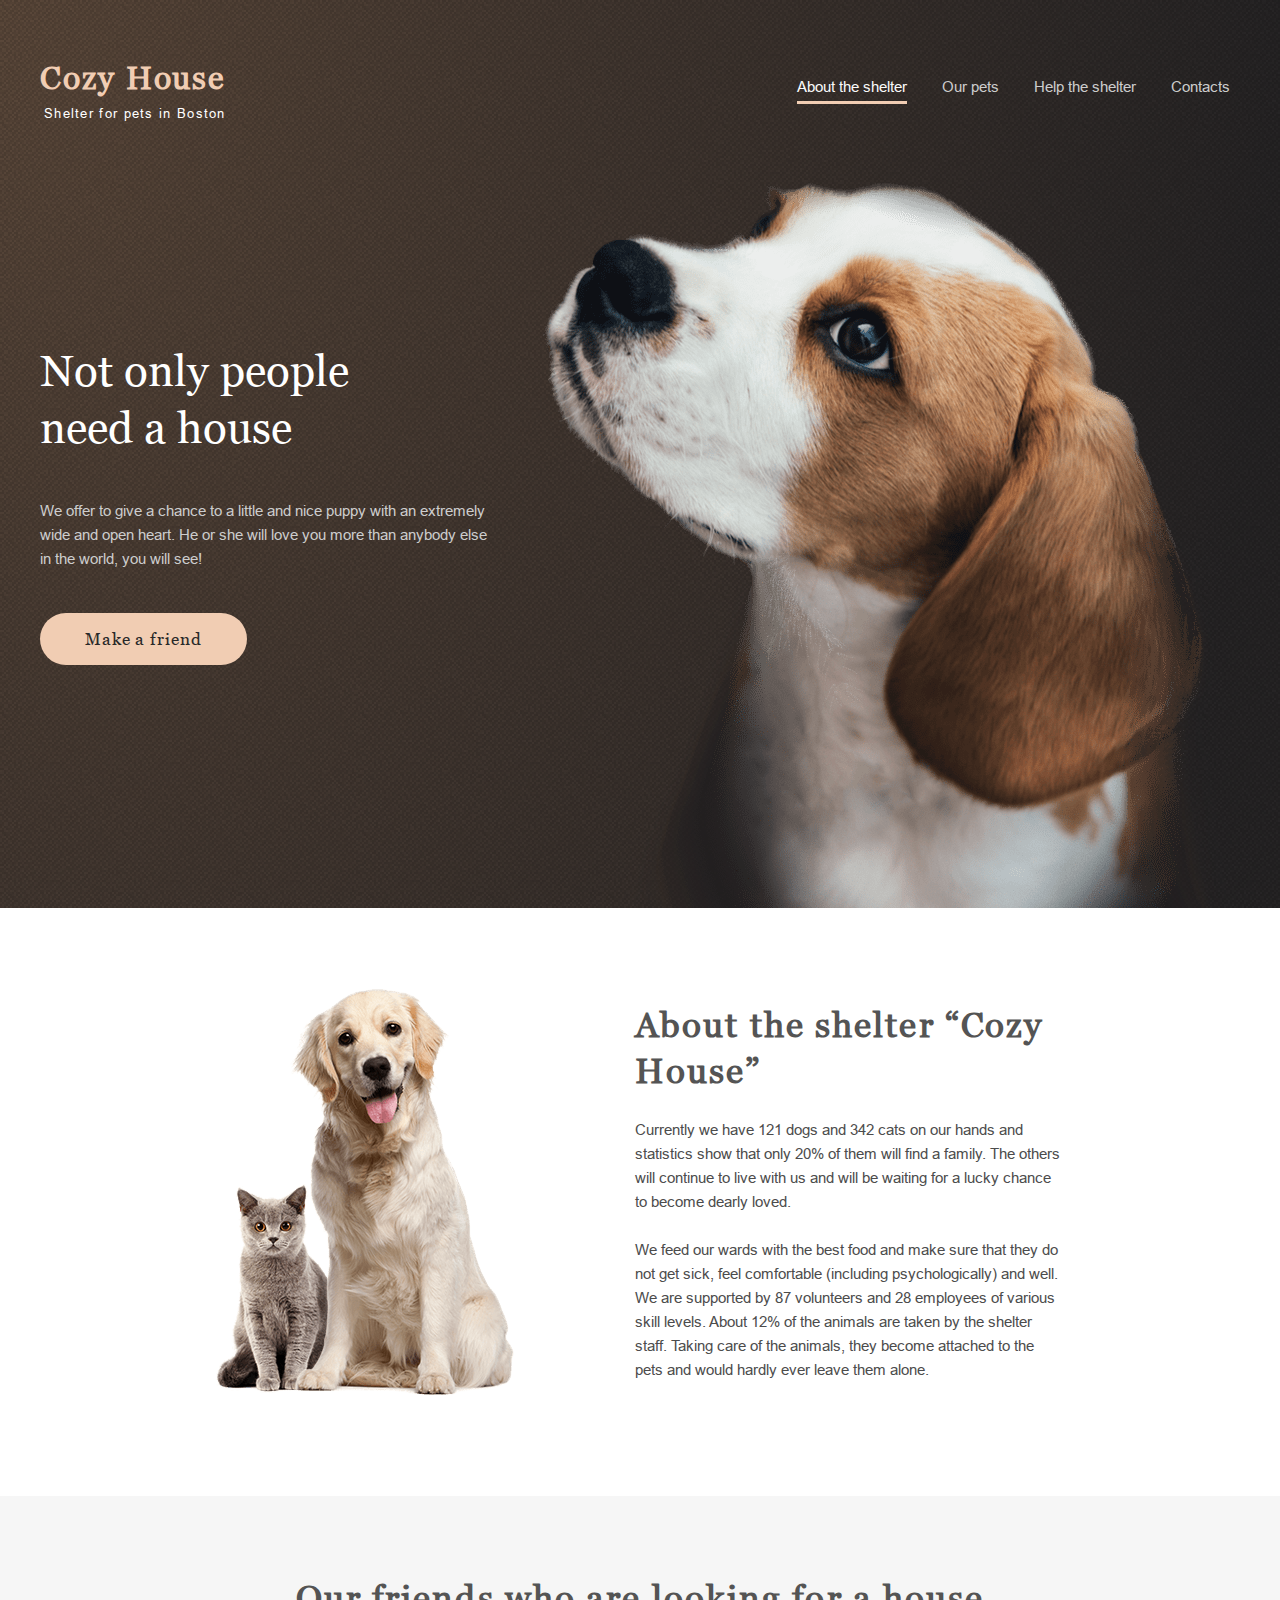
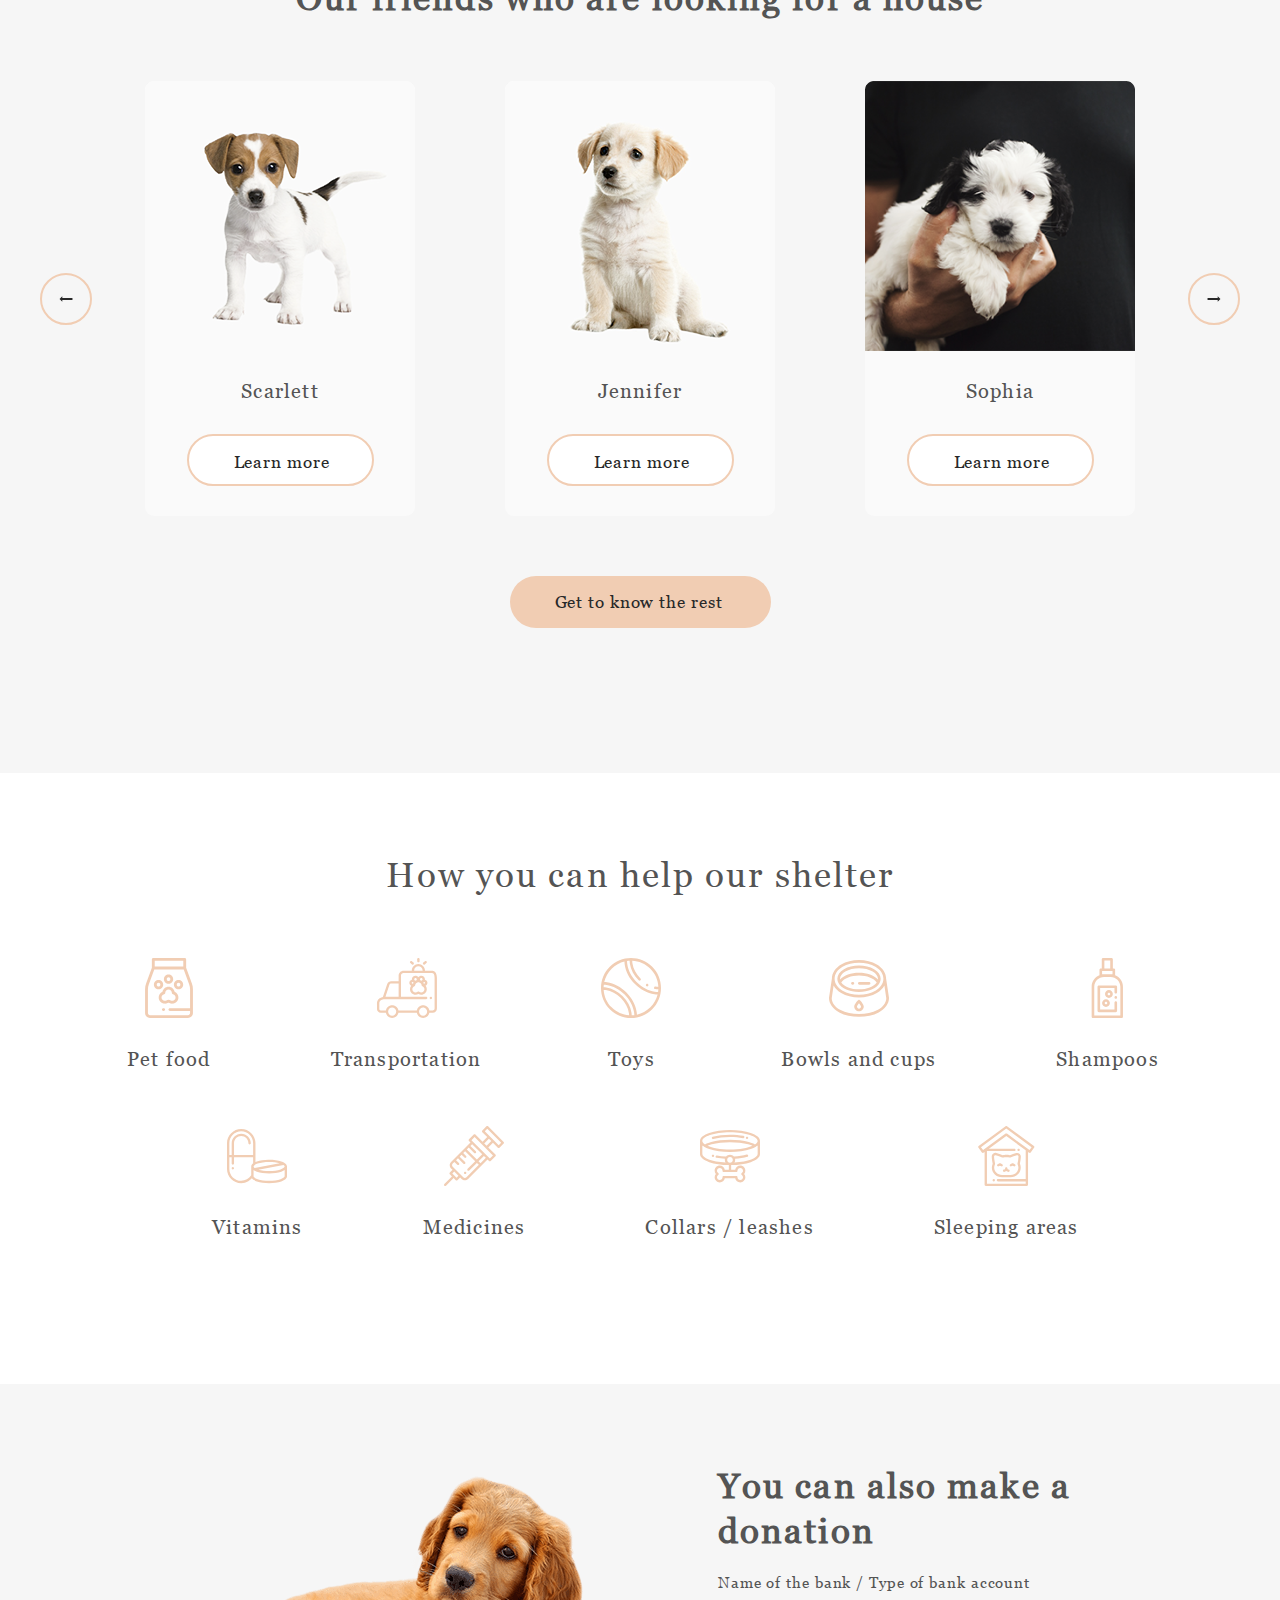
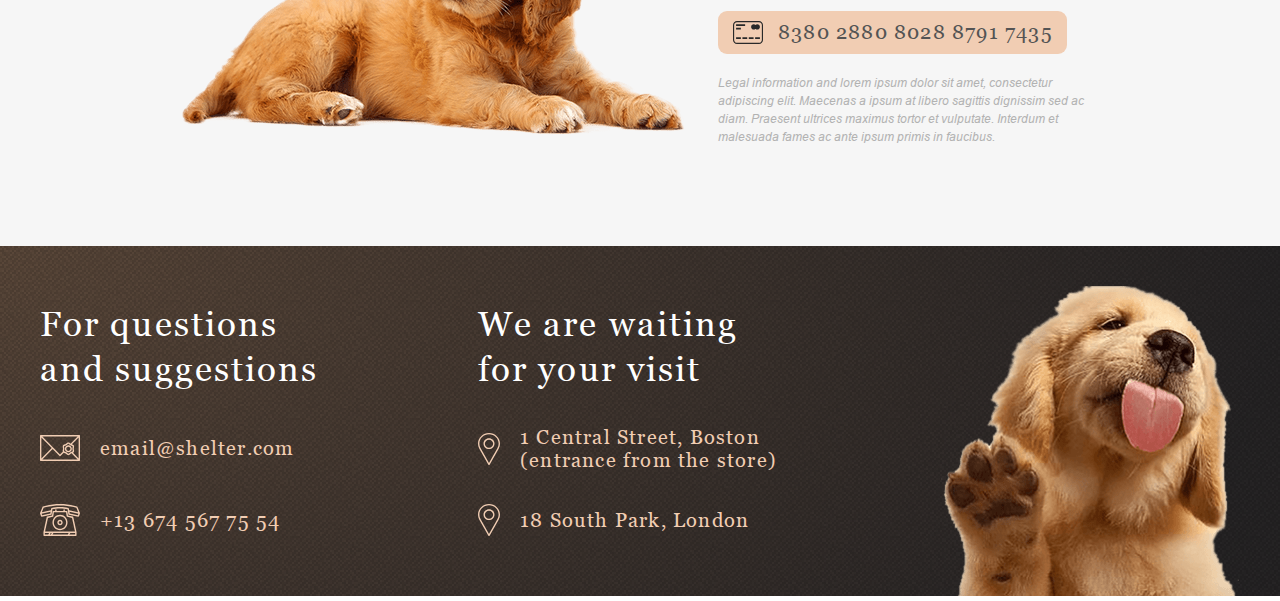
<file: index.html>
<!doctype html><html lang="en"><head><meta charset="UTF-8"/><meta name="viewport" content="width=device-width,initial-scale=1"/><title>Shelter</title><link href="style.css" rel="stylesheet"></head><body><main class="main"><section class="main__header"><header class="header"><a class="header__logo" href="index.html"><h1 class="header__title">Cozy House</h1><p class="header__text">Shelter for pets in Boston</p></a><nav class="header__navigation"><ul class="header__list"><li class="header__item header__item_active"><a class="header__item-link" href="index.html">About the shelter</a></li><li class="header__item"><a class="header__item-link" href="our-pets.html">Our pets</a></li><li class="header__item header__item_not-interactive"><a class="header__item-link">Help the shelter</a></li><li class="header__item header__item_not-interactive"><a class="header__item-link">Contacts</a></li></ul></nav><svg class="header__burger" width="30" height="22" viewBox="0 0 30 22" xmlns="http://www.w3.org/2000/svg"><line y1="21" x2="30" y2="21" stroke="black" stroke-width="2"/><line y1="11" x2="30" y2="11" stroke="black" stroke-width="2"/><line y1="1" x2="30" y2="1" stroke="black" stroke-width="2"/></svg></header></section><section class="not-only"><div class="not-only__inner-wrapper"><div class="not-only__content"><h2 class="not-only__title">Not only people need a house</h2><p class="not-only__text">We offer to give a chance to a little and nice puppy with an extremely wide and open heart. He or she will love you more than anybody else in the world, you will see!</p><div class="not-only__button"><a class="button" href="our-pets.html">Make a friend</a></div></div><img class="not-only__image" src="assets/start-screen-puppy.png" alt="dog"/></div></section><section class="about"><div class="about__inner-wrapper"><img class="about__image" src="assets/about-pets.png" alt="cat and dog"/><div class="about__content"><h3 class="about__title">About the shelter “Cozy House”</h3><p class="about__info">Currently we have 121 dogs and 342 cats on our hands and statistics show that only 20% of them will find a family. The others will continue to live with us and will be waiting for a lucky chance to become dearly loved.</p><p class="about__info">We feed our wards with the best food and make sure that they do not get sick, feel comfortable (including psychologically) and well. We are supported by 87 volunteers and 28 employees of various skill levels. About 12% of the animals are taken by the shelter staff. Taking care of the animals, they become attached to the pets and would hardly ever leave them alone.</p></div></div></section><section class="our-friends"><div class="our-friends__inner-wrapper"><h3 class="our-friends__title">Our friends who are looking for a house</h3><div class="our-friends__cards-wrapper"><svg class="our-friends__arrow our-friends__arrow_prev" width="52" height="52" viewBox="0 0 52 52" fill="none" xmlns="http://www.w3.org/2000/svg"><path d="M33 25V27H22V29L19 26L22 23V25H33Z" fill="#292929"/></svg><div class="our-friends__cards"></div><svg class="our-friends__arrow our-friends__arrow_next" width="52" height="52" viewBox="0 0 52 52" fill="none" xmlns="http://www.w3.org/2000/svg"><path d="M19 27V25H30V23L33 26L30 29V27H19Z" fill="#292929"/></svg></div><div class="our-friends__button"><a class="button button_size_big" href="our-pets.html">Get to know the rest</a></div></div></section><section class="help"><div class="help__inner-wrapper"><h3 class="help__title">How you can help our shelter</h3><div class="help__list"><article class="help__item"><svg class="help__item-img" width="60" height="60" viewBox="0 0 60 60" fill="none" xmlns="http://www.w3.org/2000/svg"><path d="M52.8978 25.4978L47.1429 9.7473V1.42852C47.1429 0.639609 46.5032 0 45.7144 0H14.2858C13.4969 0 12.8573 0.639727 12.8573 1.42852V9.74719L7.10214 25.4978C6.41927 27.3636 6.07039 29.335 6.07147 31.3219V55.0765C6.07147 57.7913 8.28011 60 10.995 60H49.005C51.7199 60 53.9285 57.7913 53.9285 55.0765V31.3219C53.9285 29.329 53.5817 27.3694 52.8978 25.4978ZM15.7142 2.85715H44.2857V8.57145H15.7142V2.85715ZM51.0715 50.1321H30.9077C30.1188 50.1321 29.4792 50.7718 29.4792 51.5606C29.4792 52.3495 30.1189 52.9891 30.9077 52.9891H51.0715V55.0763C51.0715 56.2157 50.1445 57.1427 49.005 57.1427H10.995C9.85558 57.1427 8.92862 56.2158 8.92862 55.0763V31.3219C8.92774 29.6695 9.21788 28.03 9.78573 26.4783L15.2848 11.4286H44.7152L50.2142 26.4783C50.7821 28.03 51.0722 29.6695 51.0714 31.3219L51.0715 50.1321Z" fill="#F1CDB3"/><path d="M35.6169 33.805C35.1505 30.8772 32.6078 28.632 29.5505 28.632C26.4932 28.632 23.9504 30.8772 23.484 33.805C21.067 34.7989 19.4857 37.2756 19.6899 39.9659C19.9175 42.9637 22.3506 45.392 25.349 45.6148C26.5071 45.7011 27.6572 45.4628 28.6751 44.9259C29.2315 44.6328 29.8697 44.6326 30.4256 44.926C31.3085 45.3908 32.2914 45.6331 33.2891 45.632C33.4429 45.632 33.5974 45.6263 33.7516 45.6149C36.7502 45.3923 39.1832 42.9638 39.411 39.966C39.6152 37.2756 38.0339 34.7989 35.6169 33.805ZM36.562 39.7495C36.4405 41.35 35.1415 42.6466 33.5402 42.7655C32.9176 42.8126 32.3013 42.6851 31.7586 42.3986C31.0781 42.0394 30.3201 41.8517 29.5506 41.8517C28.781 41.8517 28.0231 42.0394 27.3425 42.3986C26.7999 42.6849 26.1849 42.8123 25.5608 42.7655C23.9597 42.6467 22.6606 41.3501 22.5391 39.7495C22.4143 38.1062 23.5296 36.6124 25.1331 36.2746C25.4588 36.206 25.7503 36.0259 25.9573 35.7653C26.1643 35.5047 26.2739 35.18 26.2671 34.8473L26.2648 34.775C26.2648 32.9632 27.7386 31.4893 29.5505 31.4893C31.3623 31.4893 32.8362 32.9632 32.8362 34.7698L32.834 34.8473C32.827 35.1801 32.9366 35.5048 33.1436 35.7654C33.3507 36.026 33.6423 36.2061 33.968 36.2746C35.5717 36.6124 36.6868 38.1062 36.562 39.7495Z" fill="#F1CDB3"/><path d="M29.5506 25.7751C32.1108 25.7751 34.1934 23.6924 34.1934 21.1322C34.1934 18.572 32.1108 16.4893 29.5506 16.4893C26.9904 16.4893 24.9077 18.5721 24.9077 21.1322C24.9077 23.6923 26.9906 25.7751 29.5506 25.7751ZM29.5506 19.3465C30.5353 19.3465 31.3363 20.1475 31.3363 21.1322C31.3363 22.1169 30.5353 22.9179 29.5506 22.9179C28.5659 22.9179 27.7649 22.1169 27.7649 21.1322C27.7649 20.1475 28.566 19.3465 29.5506 19.3465Z" fill="#F1CDB3"/><path d="M24.1935 26.6561C24.1935 24.0959 22.1107 22.0132 19.5506 22.0132C16.9905 22.0132 14.9078 24.096 14.9078 26.6561C14.9078 29.2162 16.9904 31.2989 19.5506 31.2989C22.1108 31.2989 24.1935 29.2162 24.1935 26.6561ZM19.5506 28.4418C18.5659 28.4418 17.7649 27.6408 17.7649 26.6561C17.7649 25.6714 18.5659 24.8704 19.5506 24.8704C20.5353 24.8704 21.3363 25.6714 21.3363 26.6561C21.3363 27.6408 20.5352 28.4418 19.5506 28.4418Z" fill="#F1CDB3"/><path d="M39.5506 22.0131C36.9904 22.0131 34.9077 24.0959 34.9077 26.656C34.9077 29.216 36.9906 31.2988 39.5506 31.2988C42.1107 31.2988 44.1934 29.2162 44.1934 26.656C44.1934 24.0958 42.1107 22.0131 39.5506 22.0131ZM39.5506 28.4418C38.5658 28.4418 37.7649 27.6408 37.7649 26.6561C37.7649 25.6714 38.5659 24.8704 39.5506 24.8704C40.5353 24.8704 41.3363 25.6714 41.3363 26.6561C41.3363 27.6408 40.5353 28.4418 39.5506 28.4418Z" fill="#F1CDB3"/><path d="M24.6934 50.1322H24.3465C23.5576 50.1322 22.918 50.7719 22.918 51.5607C22.918 52.3496 23.5577 52.9892 24.3465 52.9892H24.6934C25.4823 52.9892 26.1219 52.3495 26.1219 51.5607C26.122 50.7719 25.4824 50.1322 24.6934 50.1322Z" fill="#F1CDB3"/></svg><div class="help__item-title">Pet food</div></article><article class="help__item"><svg class="help__item-img" width="61" height="60" viewBox="0 0 61 60" fill="none" xmlns="http://www.w3.org/2000/svg"><path d="M56.0044 12.7115H48.9814V12.5095C48.9814 8.87665 46.026 5.92118 42.3932 5.92118C38.7603 5.92118 35.8049 8.87665 35.8049 12.5095V12.7115H27.5571C24.8414 12.7115 22.6321 14.9209 22.6321 17.6365V23.2009H15.2458C13.4838 23.2009 11.9176 24.2562 11.2558 25.8893C11.2462 25.9133 11.2373 25.9375 11.2291 25.962L6.96808 38.8689C6.9294 38.8919 6.88007 38.9191 6.81866 38.9498C6.57503 39.0714 6.11929 39.2568 5.33507 39.4484C4.09062 39.7499 2.9839 40.4616 2.19323 41.4688C1.40255 42.4759 0.973964 43.72 0.976513 45.0004V51.0987C0.976513 53.1406 2.63765 54.8018 4.67952 54.8018L9.90374 54.802C10.4553 57.7562 13.0514 59.9999 16.1632 59.9999C19.2749 59.9999 21.8709 57.7561 22.4226 54.8021L40.8472 54.8024C41.3989 57.7564 43.9949 59.9999 47.1066 59.9999C50.2181 59.9999 52.8141 57.7565 53.3659 54.8026L56.6836 54.8027C59.2232 54.8027 60.9294 53.0963 60.9294 50.5568V20.08C60.9294 13.4295 57.4851 12.7115 56.0044 12.7115ZM38.1486 12.5095C38.1486 10.169 40.0527 8.26493 42.3932 8.26493C44.7336 8.26493 46.6377 10.169 46.6377 12.5095V12.7115H38.1486V12.5095ZM13.4413 26.7379C13.591 26.3833 13.8422 26.0809 14.1632 25.8686C14.4842 25.6563 14.8609 25.5436 15.2457 25.5447H22.6319V38.8266H9.45022L13.4413 26.7379ZM16.1632 57.6562C13.9435 57.6562 12.1377 55.8504 12.1377 53.6307C12.1377 53.6033 12.1392 53.5762 12.1398 53.5488C12.1406 53.5069 12.1408 53.465 12.143 53.4234C12.1433 53.4168 12.1441 53.4104 12.1445 53.4038C12.2626 51.2894 14.02 49.6052 16.1632 49.6052C18.1026 49.6052 19.7262 50.9841 20.105 52.8129L20.1067 52.82C20.1194 52.882 20.1305 52.9445 20.1403 53.0076L20.1422 53.018C20.1492 53.0638 20.1544 53.1101 20.1598 53.1564C20.1622 53.1775 20.1656 53.1983 20.1677 53.2194C20.1714 53.2554 20.1734 53.2921 20.176 53.3285C20.1784 53.3602 20.1817 53.3916 20.1833 53.4235C20.185 53.4563 20.185 53.4896 20.1858 53.5226C20.1867 53.5586 20.1885 53.5944 20.1885 53.6306C20.1887 55.8504 18.3828 57.6562 16.1632 57.6562ZM47.1066 57.6562C44.8869 57.6562 43.081 55.8504 43.081 53.6307C43.081 53.5783 43.083 53.5263 43.085 53.4743C43.0856 53.4576 43.0855 53.4405 43.0863 53.4238C43.0883 53.3852 43.0921 53.3471 43.0951 53.3088C43.0975 53.2791 43.0989 53.2491 43.1019 53.2196C43.1032 53.207 43.1053 53.1947 43.1066 53.1823C43.1202 53.06 43.1386 52.939 43.163 52.8203C43.1637 52.8168 43.1646 52.8134 43.1654 52.8099C43.5455 50.9826 45.168 49.6053 47.1066 49.6053C47.6614 49.6053 48.1905 49.7181 48.6719 49.9222C50.1163 50.5341 51.1319 51.966 51.1319 53.6308C51.1319 55.8504 49.3262 57.6562 47.1066 57.6562ZM56.6836 52.4588L53.3678 52.4587C53.3639 52.4379 53.3589 52.4175 53.3548 52.3968C53.3272 52.2591 53.2954 52.1222 53.2595 51.9864C53.2435 51.927 53.2267 51.8679 53.209 51.809C53.198 51.7724 53.1872 51.7358 53.1757 51.6994C53.156 51.6382 53.1353 51.5772 53.1137 51.5166C53.1022 51.4842 53.0913 51.4513 53.0793 51.4191C53.0531 51.3492 53.0257 51.2799 52.997 51.211C52.988 51.1892 52.9798 51.1669 52.9705 51.1452C52.9318 51.0542 52.891 50.9641 52.8482 50.875C52.8428 50.8639 52.8369 50.8532 52.8315 50.8422C52.7941 50.7656 52.7552 50.6897 52.7148 50.6146C52.6999 50.5871 52.6841 50.5602 52.6689 50.5329C52.6367 50.4749 52.6036 50.4175 52.5696 50.3606C52.5511 50.3297 52.5319 50.2995 52.5128 50.2689C52.4605 50.1846 52.4061 50.1016 52.3495 50.0201C52.2939 49.9395 52.2365 49.8602 52.1773 49.7821C52.1403 49.7337 52.1026 49.6858 52.0643 49.6385C52.0414 49.6102 52.0189 49.5819 51.9956 49.554C51.9539 49.5043 51.9114 49.4553 51.8682 49.4069C51.8469 49.383 51.8262 49.3585 51.8045 49.3349C51.7507 49.2763 51.6958 49.2188 51.6398 49.1623C51.6278 49.1501 51.6163 49.1374 51.6041 49.1253C51.535 49.0563 51.4644 48.989 51.3922 48.9233C51.3769 48.9092 51.3608 48.896 51.3452 48.882C51.2887 48.8315 51.2316 48.7815 51.1732 48.7329C51.1476 48.7116 51.1213 48.6912 51.0954 48.6704C51.046 48.6304 50.996 48.5911 50.9455 48.5525C50.9157 48.53 50.8856 48.5081 50.8555 48.4861C50.7281 48.3927 50.5972 48.3043 50.463 48.221C50.4302 48.2004 50.3973 48.1802 50.364 48.1602C50.3121 48.1292 50.2596 48.0993 50.2068 48.0698C50.1743 48.0516 50.1419 48.0331 50.1091 48.0155C50.0517 47.9847 49.9935 47.9553 49.935 47.9262C49.9059 47.9117 49.8772 47.8966 49.8479 47.8826C49.7713 47.8461 49.694 47.8111 49.616 47.7776C49.6041 47.7725 49.5923 47.7667 49.5803 47.7616C49.4896 47.7233 49.398 47.6871 49.3056 47.6531C49.2792 47.6433 49.2524 47.6348 49.2258 47.6254C49.1594 47.602 49.093 47.5789 49.0257 47.5575C48.9905 47.5464 48.9548 47.5363 48.9193 47.5258C48.8597 47.5081 48.7999 47.4906 48.7396 47.4746C48.7009 47.4643 48.662 47.4549 48.623 47.4453C48.5245 47.421 48.4254 47.3992 48.3259 47.3798C48.2669 47.3684 48.2078 47.3578 48.1485 47.348C48.1078 47.3413 48.0671 47.3345 48.0262 47.3287C47.9646 47.3199 47.9028 47.3121 47.841 47.3051C47.8017 47.3006 47.7626 47.2956 47.7231 47.2919C47.6545 47.2856 47.5859 47.2803 47.5172 47.2762C47.4835 47.2741 47.4503 47.271 47.4165 47.2694C47.3132 47.2643 47.2098 47.2617 47.1064 47.2615C47.0025 47.2615 46.8991 47.2645 46.7964 47.2694C46.7626 47.271 46.7292 47.2741 46.6956 47.2762C46.6268 47.2806 46.5581 47.2853 46.4899 47.2919C46.4503 47.2958 46.4112 47.3007 46.3718 47.3052C46.3099 47.3124 46.2482 47.3199 46.1869 47.3288C46.1459 47.3348 46.105 47.3415 46.0642 47.3483C45.9641 47.3649 45.8644 47.3838 45.7651 47.4049C45.7068 47.4175 45.6486 47.431 45.5906 47.4453C45.5512 47.4549 45.512 47.4645 45.473 47.4748C45.4132 47.4906 45.354 47.5079 45.295 47.5254C45.2589 47.5362 45.2225 47.5464 45.1867 47.5578C45.121 47.5788 45.0556 47.601 44.9906 47.6242C44.9627 47.6341 44.9345 47.6431 44.9067 47.6534C44.8146 47.6874 44.7234 47.7233 44.6334 47.7613C44.6185 47.7677 44.604 47.7747 44.5891 47.7812C44.514 47.8136 44.4395 47.847 44.3659 47.8822C44.3348 47.897 44.3045 47.913 44.2737 47.9283C44.2172 47.9566 44.1607 47.9849 44.1051 48.0147C44.0708 48.0331 44.0369 48.0524 44.003 48.0715C43.9518 48.1001 43.901 48.1293 43.8506 48.1592C43.7321 48.2304 43.6158 48.3051 43.5019 48.3833C43.4545 48.416 43.4076 48.4494 43.3611 48.4835C43.3291 48.5068 43.297 48.53 43.2655 48.5539C43.2173 48.5904 43.1701 48.6281 43.123 48.6659C43.0946 48.6888 43.0659 48.711 43.0379 48.7343C42.9838 48.7795 42.9308 48.826 42.8782 48.8727C42.8586 48.8901 42.8386 48.9069 42.8193 48.9244C42.7481 48.9892 42.6785 49.0556 42.6104 49.1235C42.5932 49.1406 42.5769 49.1587 42.5598 49.176C42.5093 49.2276 42.4591 49.2795 42.4103 49.3328C42.3859 49.3595 42.3623 49.387 42.3384 49.414C42.2982 49.4594 42.2583 49.5049 42.2194 49.5514C42.1941 49.5817 42.1694 49.6126 42.1447 49.6434C42.1086 49.6881 42.073 49.7331 42.0381 49.7788C41.9544 49.889 41.8742 50.0018 41.7975 50.1169C41.7655 50.165 41.7346 50.2137 41.704 50.2627C41.683 50.2962 41.6618 50.3296 41.6415 50.3635C41.6099 50.4161 41.5796 50.4695 41.5496 50.5232C41.5321 50.5545 41.5139 50.5854 41.4968 50.6172C41.4607 50.684 41.4264 50.752 41.3927 50.8202C41.3832 50.8394 41.373 50.858 41.3638 50.8774C41.3216 50.965 41.2815 51.0536 41.2434 51.143C41.2318 51.1703 41.2214 51.1982 41.2102 51.2258C41.1843 51.2889 41.1587 51.3523 41.1348 51.4165C41.1214 51.4524 41.1094 51.4887 41.0966 51.5247C41.0764 51.5817 41.057 51.6389 41.0384 51.6964C41.0258 51.7355 41.0142 51.7751 41.0024 51.8146C40.9736 51.911 40.9471 52.008 40.923 52.1056C40.9091 52.162 40.8961 52.2187 40.8837 52.2758C40.8746 52.3171 40.8657 52.3585 40.8575 52.4001C40.8537 52.4198 40.8489 52.4391 40.8452 52.4588L22.4241 52.4585C22.4202 52.4382 22.4154 52.4181 22.4114 52.3979C22.4035 52.3578 22.3949 52.3181 22.3863 52.2783C22.3523 52.1215 22.3122 51.9659 22.2662 51.8122C22.2548 51.774 22.2435 51.7358 22.2314 51.6978C22.2124 51.6389 22.1926 51.5804 22.1719 51.5221C22.1596 51.4872 22.1477 51.452 22.1348 51.4174C22.1104 51.3522 22.0848 51.2875 22.0581 51.2232C22.0473 51.1967 22.0372 51.1697 22.026 51.1435C21.9878 51.0538 21.9476 50.965 21.9053 50.8771C21.8967 50.8594 21.8873 50.8423 21.8787 50.8247C21.8444 50.7548 21.8089 50.6855 21.772 50.6169C21.7554 50.5859 21.7376 50.5556 21.7203 50.525C21.6899 50.4707 21.6593 50.4166 21.6273 50.3634C21.6071 50.3297 21.5862 50.2968 21.5654 50.2636C21.5347 50.2143 21.5034 50.1654 21.4713 50.1169C21.3946 50.0019 21.3144 49.8893 21.2309 49.7792C21.196 49.7335 21.1604 49.6885 21.1243 49.6438C21.0995 49.613 21.0748 49.582 21.0494 49.5516C21.0105 49.5055 20.971 49.4598 20.9309 49.4147C20.9067 49.3876 20.883 49.3599 20.8585 49.3331C20.8103 49.2803 20.7606 49.2289 20.7105 49.1778C20.693 49.1599 20.6762 49.1413 20.6584 49.1238C20.5904 49.0559 20.5209 48.9897 20.4499 48.925C20.4302 48.907 20.4096 48.89 20.3897 48.8722C20.3376 48.8255 20.2848 48.7798 20.2312 48.7349C20.2029 48.7114 20.1738 48.6888 20.1451 48.6657C20.0985 48.6282 20.0516 48.5908 20.0038 48.5546C19.972 48.5304 19.9397 48.5071 19.9075 48.4836C19.8612 48.4497 19.8145 48.4165 19.7674 48.3838C19.6868 48.3285 19.6049 48.2749 19.5219 48.2232C19.4875 48.2016 19.4528 48.1803 19.418 48.1594C19.3679 48.1296 19.3174 48.1006 19.2666 48.0722C19.2323 48.053 19.1982 48.0336 19.1635 48.0151C19.1082 47.9856 19.0525 47.957 18.9963 47.9293C18.9651 47.9137 18.9343 47.8975 18.9028 47.8824C18.8301 47.8478 18.7567 47.8146 18.6827 47.7827C18.6669 47.7758 18.6514 47.7683 18.6355 47.7615C18.5454 47.7234 18.4544 47.6875 18.3626 47.6536C18.3343 47.6432 18.3056 47.6341 18.2771 47.624C18.2127 47.601 18.1478 47.579 18.0826 47.558C18.0465 47.5465 18.0098 47.5362 17.9734 47.5254C17.9146 47.5078 17.8556 47.491 17.7963 47.4751C17.7571 47.4646 17.7176 47.455 17.6781 47.4454C17.5217 47.4067 17.3639 47.3743 17.2049 47.3484C17.1641 47.3417 17.1233 47.3349 17.0822 47.3289C17.0206 47.3202 16.9589 47.3123 16.8971 47.3054C16.8579 47.3008 16.8187 47.2959 16.7792 47.292C16.7107 47.2857 16.6421 47.2805 16.5734 47.2763C16.5397 47.2742 16.5064 47.2711 16.4727 47.2695C16.3694 47.2644 16.266 47.2618 16.1626 47.2617C16.0587 47.2617 15.9554 47.2646 15.8525 47.2695C15.8188 47.2711 15.7854 47.2742 15.7517 47.2763C15.683 47.2808 15.6143 47.2854 15.5461 47.292C15.5065 47.2959 15.4672 47.3008 15.4278 47.3054C15.3662 47.3123 15.3046 47.3202 15.2432 47.3289C15.2019 47.3349 15.161 47.3417 15.1201 47.3484C15.02 47.3648 14.9203 47.3837 14.8212 47.405C14.763 47.4175 14.7053 47.431 14.6476 47.4452C14.6079 47.4549 14.568 47.4646 14.5287 47.4751C14.4698 47.4909 14.4112 47.5076 14.3529 47.5251C14.3161 47.536 14.2791 47.5465 14.2425 47.558C14.178 47.5784 14.1143 47.6007 14.0507 47.6231C14.0212 47.6334 13.9916 47.6429 13.9624 47.6536C13.8708 47.6875 13.7801 47.7231 13.6905 47.761C13.6724 47.7687 13.6547 47.7773 13.6366 47.7851C13.565 47.8162 13.4938 47.8481 13.4235 47.8817C13.3907 47.8974 13.3585 47.9143 13.326 47.9306C13.2712 47.9577 13.2168 47.9855 13.1628 48.0142C13.1272 48.0333 13.0922 48.0534 13.0569 48.0732C13.0072 48.1011 12.9576 48.1292 12.9088 48.1585C12.8252 48.2086 12.7427 48.2604 12.6614 48.3141C12.6262 48.3373 12.5913 48.3608 12.5566 48.3847C12.5107 48.4163 12.4655 48.4488 12.4203 48.4816C12.3869 48.506 12.3533 48.5302 12.3204 48.5553C12.2743 48.5903 12.2291 48.6263 12.184 48.6625C12.1536 48.6869 12.1229 48.7107 12.0932 48.7356C12.0424 48.7778 11.993 48.8214 11.9436 48.8651C11.9207 48.8854 11.8972 48.9051 11.8745 48.9257C11.8043 48.9898 11.7355 49.0554 11.6681 49.1225C11.6473 49.1433 11.6273 49.1651 11.6067 49.1862C11.56 49.2342 11.5134 49.2822 11.4682 49.3315C11.4418 49.3602 11.4165 49.3899 11.3907 49.4191C11.3525 49.4623 11.3144 49.5056 11.2775 49.5499C11.2508 49.5817 11.2248 49.6143 11.1988 49.6468C11.1641 49.6897 11.13 49.7331 11.0965 49.777C11.0376 49.8544 10.9804 49.9332 10.925 50.0132C10.9007 50.0482 10.8767 50.0835 10.8531 50.1189C10.8223 50.1653 10.7925 50.2123 10.7628 50.2594C10.7408 50.2946 10.7187 50.3295 10.6973 50.3651C10.667 50.4156 10.638 50.467 10.6091 50.5183C10.5903 50.5517 10.571 50.5847 10.5527 50.6185C10.519 50.6817 10.4863 50.7454 10.4546 50.8097C10.4432 50.8327 10.431 50.8552 10.4198 50.8784C10.3781 50.9651 10.3384 51.0529 10.3005 51.1417C10.2876 51.172 10.2762 51.2028 10.2637 51.2333C10.2391 51.2936 10.2146 51.354 10.1919 51.4151C10.178 51.4525 10.1653 51.4904 10.1521 51.5281C10.1326 51.5835 10.1134 51.639 10.0955 51.695C10.0826 51.7352 10.0706 51.7757 10.0585 51.8163C10.0423 51.871 10.0264 51.9258 10.0116 51.9811C9.98547 52.0781 9.96183 52.1757 9.94065 52.2739C9.93151 52.3161 9.92237 52.3581 9.91405 52.4007C9.9103 52.4199 9.90561 52.4389 9.90198 52.4581H4.67952C3.92999 52.4581 3.32026 51.8484 3.32026 51.0987V45.0004C3.31869 44.2451 3.57146 43.5113 4.03784 42.9171C4.50422 42.323 5.15705 41.9032 5.89112 41.7254C6.55897 41.5621 7.13261 41.376 7.60101 41.1705H50.1626C50.8097 41.1705 51.3344 40.6458 51.3344 39.9986C51.3344 39.3515 50.8097 38.8267 50.1626 38.8267H24.9758V17.6365C24.9758 16.2133 26.1339 15.0552 27.5571 15.0552H56.0042C58.2503 15.0552 58.5855 18.2034 58.5855 20.08V50.5567C58.5855 52.2118 57.3939 52.4588 56.6836 52.4588Z" fill="#F1CDB3"/><path d="M51.4371 24.8147C51.4372 23.2763 50.3567 21.9863 48.9149 21.6615C48.9226 21.5806 48.9287 21.4992 48.9311 21.4169C48.9579 20.4633 48.6017 19.5567 47.9282 18.864C47.2432 18.1596 46.2866 17.7557 45.3034 17.7557C44.1154 17.7557 43.0573 18.3338 42.3948 19.2239C41.7328 18.3338 40.6738 17.7557 39.4831 17.7557C38.5086 17.7557 37.5586 18.1544 36.8767 18.8498C36.1995 19.5402 35.8367 20.4483 35.8552 21.4064C35.8568 21.4923 35.8627 21.5773 35.8703 21.6618C34.4291 21.987 33.3492 23.2766 33.3492 24.8147C33.3492 26.1163 34.1229 27.2399 35.2341 27.7519C34.4513 28.7206 33.9945 29.9464 33.9945 31.2423C33.9945 34.3028 36.4843 36.7927 39.5448 36.7927C40.5529 36.7927 41.537 36.5172 42.3932 36.0051C43.254 36.5202 44.2384 36.7924 45.2415 36.7927C48.302 36.7927 50.7919 34.3028 50.7919 31.2423C50.7919 29.9462 50.3351 28.7206 49.5523 27.7519C50.6636 27.2399 51.4371 26.1163 51.4371 24.8147ZM45.3034 20.0996C45.6574 20.0996 46.0016 20.2448 46.2478 20.4979C46.4762 20.7328 46.597 21.0357 46.5883 21.3508C46.568 22.0692 45.9856 22.6602 45.2898 22.6682C45.1034 22.668 44.9191 22.6279 44.7495 22.5505C44.7285 22.5408 44.7079 22.5304 44.6868 22.5209C44.58 22.4646 44.4823 22.3927 44.3966 22.3077C44.1518 22.0648 44.0177 21.7384 44.0191 21.3885C44.022 20.6778 44.5982 20.0996 45.3034 20.0996ZM38.5498 20.491C38.6712 20.3665 38.8163 20.2677 38.9766 20.2005C39.1369 20.1332 39.3091 20.0988 39.4829 20.0994C40.1903 20.0994 40.7664 20.6762 40.7672 21.3851C40.7681 21.5579 40.7343 21.7291 40.6678 21.8885C40.6013 22.048 40.5035 22.1925 40.3801 22.3135C40.2964 22.3959 40.2013 22.466 40.0978 22.5217C40.0595 22.5391 40.0221 22.5577 39.9843 22.5758C39.8315 22.6389 39.6675 22.6704 39.5023 22.6683C38.7969 22.6567 38.212 22.0704 38.1983 21.3613C38.192 21.0374 38.3169 20.7285 38.5498 20.491ZM35.693 24.8148C35.6929 24.3245 36.0918 23.9257 36.5818 23.9257C37.0722 23.9257 37.4709 24.3245 37.4709 24.8148C37.4709 24.9155 37.4534 25.0118 37.4224 25.1022C37.3931 25.1611 37.3649 25.2207 37.3377 25.2808C37.1809 25.5341 36.9012 25.7038 36.582 25.7038C36.0918 25.7038 35.693 25.305 35.693 24.8148ZM45.2415 34.4492C44.4765 34.4489 43.7368 34.175 43.1561 33.6769C42.9438 33.4945 42.6731 33.3943 42.3932 33.3946C42.1133 33.3944 41.8426 33.4946 41.6303 33.6769C41.0496 34.175 40.3099 34.4489 39.5448 34.4492C37.7767 34.4492 36.3382 33.0107 36.3382 31.2426C36.3382 29.9023 37.1833 28.6919 38.4409 28.2307C38.6472 28.1551 38.8281 28.023 38.9629 27.8495C39.0977 27.676 39.181 27.4681 39.2033 27.2495C39.2362 26.9273 39.3176 26.6118 39.4447 26.3139C39.4865 26.2346 39.5256 26.1537 39.5608 26.0707C39.8716 25.4851 40.3571 25.0108 40.9498 24.7136C41.0008 24.6912 41.0511 24.6676 41.1011 24.6428C41.5085 24.4648 41.9485 24.3731 42.3932 24.3737C42.8513 24.3737 43.2875 24.4692 43.6828 24.6417C43.7327 24.6665 43.7831 24.6899 43.8341 24.7123C44.4279 25.0094 44.9143 25.4843 45.2256 26.0707C45.2608 26.1537 45.2999 26.2346 45.3416 26.3139C45.4688 26.6118 45.5502 26.9273 45.583 27.2495C45.6053 27.4681 45.6886 27.676 45.8235 27.8495C45.9583 28.023 46.1391 28.1551 46.3454 28.2307C47.6031 28.692 48.4481 29.9023 48.4481 31.2426C48.4481 33.0106 47.0097 34.4492 45.2415 34.4492ZM48.2045 25.7038C47.8853 25.7038 47.6056 25.5341 47.4488 25.2808C47.4216 25.2208 47.3933 25.1612 47.364 25.1022C47.3321 25.0097 47.3157 24.9126 47.3155 24.8148C47.3155 24.3245 47.7143 23.9257 48.2046 23.9257C48.6948 23.9257 49.0936 24.3245 49.0936 24.8148C49.0935 25.3049 48.6947 25.7038 48.2045 25.7038Z" fill="#F1CDB3"/><path d="M56.0193 39.7758C56.0043 39.7007 55.9819 39.6273 55.9526 39.5566C55.9234 39.4857 55.8873 39.4178 55.8448 39.3539C55.8026 39.2897 55.7539 39.23 55.6995 39.1758C55.6452 39.1214 55.5856 39.0727 55.5214 39.0305C55.3933 38.9457 55.25 38.8864 55.0995 38.8559C54.9487 38.8254 54.7933 38.8254 54.6425 38.8559C54.5675 38.8712 54.4936 38.8934 54.4221 38.9227C54.3518 38.952 54.2839 38.9884 54.2206 39.0305C54.1561 39.0727 54.0964 39.1219 54.0425 39.1758C53.9884 39.2297 53.9392 39.2895 53.896 39.3539C53.8538 39.4172 53.8173 39.4852 53.7893 39.5566C53.76 39.627 53.7366 39.7008 53.7225 39.7758C53.7073 39.8508 53.6991 39.9281 53.6991 40.0043C53.6991 40.0803 53.7073 40.1578 53.7225 40.234C53.7366 40.3078 53.76 40.3816 53.7893 40.4531C53.8186 40.5234 53.855 40.5914 53.8971 40.6547C53.9392 40.7191 53.9884 40.7789 54.0425 40.8328C54.0964 40.8867 54.1561 40.9359 54.2206 40.9793C54.2839 41.0215 54.3518 41.0566 54.4221 41.0859C54.4936 41.1152 54.5675 41.1387 54.6425 41.1527C54.7176 41.168 54.7949 41.1762 54.871 41.1762C54.9471 41.1762 55.0246 41.168 55.0995 41.1527C55.1745 41.1387 55.2483 41.1152 55.3186 41.0859C55.3901 41.0566 55.4581 41.0215 55.5214 40.9793C55.5859 40.9359 55.6457 40.8867 55.6995 40.8328C55.7534 40.7789 55.8026 40.7191 55.8448 40.6547C55.8869 40.5914 55.9233 40.5234 55.9526 40.4531C55.9819 40.3816 56.0041 40.3078 56.0193 40.234C56.0346 40.1578 56.0427 40.0803 56.0427 40.0043C56.0427 39.9281 56.0346 39.8508 56.0193 39.7758Z" fill="#F1CDB3"/><path d="M42.3932 0C41.7461 0 41.2213 0.524648 41.2213 1.17188V3.13359C41.2213 3.78082 41.7461 4.30547 42.3932 4.30547C43.0404 4.30547 43.565 3.7807 43.565 3.13359V1.17188C43.565 0.524648 43.0404 0 42.3932 0Z" fill="#F1CDB3"/><path d="M37.4562 4.55659L35.8205 3.27234C35.6995 3.1773 35.5609 3.10703 35.4127 3.06555C35.2645 3.02407 35.1096 3.01218 34.9568 3.03057C34.804 3.04896 34.6563 3.09727 34.5222 3.17273C34.3881 3.24819 34.2701 3.34934 34.1751 3.47038C33.7755 3.97944 33.8642 4.71608 34.3731 5.11569L36.0088 6.39995C36.2149 6.56221 36.4695 6.65035 36.7318 6.65015C36.9095 6.65039 37.0849 6.61017 37.2447 6.53253C37.4046 6.45488 37.5446 6.34186 37.6543 6.20202C38.054 5.69284 37.9653 4.9562 37.4562 4.55659Z" fill="#F1CDB3"/><path d="M50.6113 3.47021C50.2117 2.96115 49.4752 2.87244 48.9659 3.27216L47.3302 4.55642C46.8211 4.95603 46.7324 5.69267 47.1321 6.20185C47.2417 6.34177 47.3818 6.45487 47.5416 6.53254C47.7015 6.61021 47.8769 6.65042 48.0546 6.6501C48.3169 6.65028 48.5716 6.56214 48.7776 6.3999L50.4133 5.11564C50.9224 4.71603 51.0111 3.97939 50.6113 3.47021Z" fill="#F1CDB3"/></svg><div class="help__item-title">Transportation</div></article><article class="help__item"><svg class="help__item-img" width="60" height="60" viewBox="0 0 60 60" fill="none" xmlns="http://www.w3.org/2000/svg"><path d="M51.2132 8.78672C45.5469 3.1207 38.0133 0 30 0C21.9867 0 14.4531 3.1207 8.78684 8.78672C3.12047 14.4531 0 21.9866 0 30C0 38.0134 3.12047 45.5469 8.78684 51.2133C14.4531 56.8793 21.9867 60 30 60C38.0133 60 45.5469 56.8793 51.2132 51.2133C56.8795 45.5469 60 38.0134 60 30C60 21.9866 56.8795 14.4531 51.2132 8.78672ZM10.6314 49.3685C5.90438 44.6415 3.11918 38.4906 2.67352 31.8832C3.39 31.9077 4.1223 31.9755 4.86223 32.0856C10.1654 32.8733 15.5023 35.7234 19.8894 40.1106C24.2766 44.4979 27.1266 49.8346 27.9144 55.1379C28.0223 55.8586 28.0894 56.5849 28.1154 57.3132C21.7419 56.8775 15.4928 54.2298 10.6314 49.3685ZM30.7262 57.3682C30.7013 56.4931 30.6239 55.6203 30.4946 54.7545C29.6251 48.9019 26.5139 43.046 21.7338 38.2659C16.9538 33.4859 11.098 30.3746 5.2452 29.5051C4.37502 29.3751 3.49781 29.2977 2.61832 29.2732C2.64105 28.3972 2.7048 27.5283 2.8084 26.6682C3.73793 26.6987 4.68246 26.7843 5.62863 26.9248C12.0308 27.8757 18.4055 31.2484 23.5785 36.4213C28.7512 41.5939 32.1239 47.9687 33.075 54.3709C33.2133 55.3004 33.2987 56.237 33.3307 57.1763C32.4661 57.2814 31.5969 57.3455 30.7262 57.3682ZM49.3685 49.3685C45.5416 53.1952 40.8551 55.6504 35.9248 56.7348C35.881 55.8152 35.7912 54.8983 35.6557 53.9877C34.6229 47.0358 30.9889 40.1423 25.4234 34.5766C19.8575 29.0109 12.964 25.3772 6.0123 24.3444C5.0982 24.2082 4.17782 24.1182 3.25465 24.0746L3.2475 24.0805C4.35598 19.0238 6.88301 14.3798 10.6315 10.6314C14.2923 6.97055 18.7399 4.56516 23.4349 3.41402C23.4672 4.49215 23.5632 5.56742 23.7224 6.63422C24.755 13.5859 28.3889 20.4795 33.9546 26.0453C39.5203 31.611 46.4139 35.2447 53.3659 36.2775C54.4358 36.4373 55.5143 36.5334 56.5956 36.5653L56.6073 36.5459C55.4323 41.3595 52.9617 45.7754 49.3685 49.3685ZM57.1071 33.966C56.0064 33.955 54.8814 33.8653 53.7492 33.6972C47.3468 32.7461 40.972 29.3735 35.7993 24.2006C30.6265 19.0277 27.2538 12.6531 26.3029 6.25102C26.1354 5.12379 26.0455 4.00371 26.034 2.90824C26.8999 2.78261 27.7712 2.69826 28.6451 2.65547C28.6431 3.70254 28.7214 4.7775 28.8832 5.8677C29.7527 11.7204 32.8641 17.5763 37.6441 22.3562C38.1534 22.8654 38.9794 22.8654 39.4888 22.3562C39.9981 21.8469 39.9981 21.021 39.4888 20.5114C35.1016 16.1243 32.2516 10.7876 31.4638 5.48426C31.3205 4.51898 31.2499 3.57035 31.2521 2.65055C37.8434 2.94937 44.3467 5.60918 49.3688 10.6315C54.2461 15.5088 57.0565 21.902 57.3623 28.7483C56.4367 28.7503 55.4855 28.6804 54.5159 28.5363C53.8035 28.4305 53.1397 28.9225 53.034 29.635C52.9281 30.3476 53.42 31.0109 54.1325 31.1167C55.21 31.2768 56.2729 31.3569 57.3083 31.3569C57.3252 31.3569 57.3417 31.356 57.3586 31.356C57.316 32.2295 57.2321 33.1004 57.1071 33.966Z" fill="#F1CDB3"/><path d="M46.1517 25.775C45.8059 25.7756 45.4744 25.9131 45.2296 26.1573C44.9854 26.4021 44.848 26.7336 44.8474 27.0793C44.8474 27.4224 44.9857 27.7589 45.2296 28.0015C45.4721 28.2442 45.8087 28.3836 46.1517 28.3836C46.4947 28.3836 46.8313 28.2442 47.0739 28.0015C47.3176 27.7563 47.4549 27.425 47.456 27.0793C47.456 26.7363 47.3164 26.3998 47.0739 26.1573C46.829 25.9131 46.4975 25.7756 46.1517 25.775Z" fill="#F1CDB3"/></svg><div class="help__item-title">Toys</div></article><article class="help__item"><svg class="help__item-img" width="60" height="60" viewBox="0 0 60 60" fill="none" xmlns="http://www.w3.org/2000/svg"><path d="M59.985 39.8551L57.1255 20.6441C57.0792 15.0657 53.693 9.89303 47.8159 6.43765C42.9483 3.57605 36.6213 2 30.0001 2C23.3786 2 17.0515 3.57605 12.1838 6.43765C6.3069 9.89303 2.92054 15.0657 2.87437 20.6441L0.0148828 39.8551C0.00503905 39.9216 0 39.9887 0 40.056C0 45.7049 3.76452 50.936 10.3284 54.408C15.7022 57.2504 22.6883 58.8158 30.0001 58.8158C37.3116 58.8158 44.2978 57.2504 49.6716 54.408C56.2354 50.936 60 45.7049 60 40.056C59.9999 39.9888 59.9949 39.9216 59.985 39.8551ZM13.5668 8.78995C18.0215 6.17105 23.8576 4.72871 30.0001 4.72871C36.1424 4.72871 41.9785 6.17105 46.4331 8.78995C51.4956 11.7663 54.3993 16.1293 54.3993 20.7599C54.3993 25.3906 51.4957 29.7535 46.4332 32.7299C41.9785 35.3488 36.1424 36.7911 30.0001 36.7911C23.8577 36.7911 18.0215 35.3488 13.5669 32.7299C8.5044 29.7536 5.60073 25.3906 5.60073 20.7599C5.60073 16.1293 8.50428 11.7664 13.5668 8.78995ZM48.3956 51.996C43.4079 54.6342 36.875 56.0871 30.0001 56.0871C23.125 56.0871 16.592 54.6342 11.6044 51.996C6.00374 49.0333 2.77453 44.7218 2.72917 40.1535L4.60757 27.5342C6.17225 30.4612 8.75283 33.0645 12.1841 35.0819C17.0517 37.9434 23.3787 39.5195 30.0001 39.5195C36.6213 39.5195 42.9485 37.9434 47.816 35.0819C51.2473 33.0645 53.8279 30.461 55.3925 27.5342L57.2709 40.1535C57.2255 44.7219 53.9963 49.0335 48.3956 51.996Z" fill="#F1CDB3"/><path d="M30.0001 34.0618C39.3534 34.0618 47.6079 30.4427 50.5397 25.0569C51.29 23.6803 51.6707 22.2344 51.6707 20.7599C51.6707 17.0676 49.3194 13.652 45.0502 11.1422C41.0085 8.76631 35.6637 7.45791 30.0001 7.45791C24.3366 7.45791 18.9916 8.76643 14.9501 11.1423C10.6807 13.6521 8.32945 17.0676 8.32945 20.76C8.32945 22.2347 8.70996 23.6804 9.46008 25.0563C12.3923 30.4427 20.6467 34.0618 30.0001 34.0618ZM30.0001 31.3332C22.1546 31.3332 15.0282 28.5145 12.2557 24.4006C15.0293 20.2891 22.1568 17.4732 30.0001 17.4732C37.8435 17.4732 44.9711 20.2891 47.7446 24.4008C44.9726 28.5145 37.8458 31.3332 30.0001 31.3332ZM11.0579 20.76C11.058 18.0744 12.9313 15.4942 16.3328 13.4945C19.9617 11.3613 24.8154 10.1865 30 10.1865C35.1845 10.1865 40.0384 11.3613 43.6672 13.4946C47.0687 15.4942 48.9421 18.0743 48.9421 20.76C48.9421 20.9993 48.9259 21.238 48.896 21.4761C45.1332 17.3699 37.9658 14.7446 30 14.7446C22.0342 14.7446 14.8669 17.37 11.1041 21.4761C11.0738 21.2386 11.0584 20.9994 11.0579 20.76Z" fill="#F1CDB3"/><path d="M30 41.7701C29.8155 41.7701 29.6329 41.8076 29.4633 41.8801C29.2936 41.9527 29.1405 42.059 29.0131 42.1924C28.1243 43.1235 25.225 46.3365 25.225 48.5916C25.225 51.2246 27.367 53.3666 30 53.3666C32.633 53.3666 34.775 51.2246 34.775 48.5916C34.775 46.3365 31.8756 43.1235 30.987 42.1924C30.8595 42.059 30.7064 41.9527 30.5368 41.8801C30.3671 41.8076 30.1845 41.7701 30 41.7701ZM30 50.6381C28.8716 50.6381 27.9536 49.7201 27.9536 48.5917C27.9536 47.986 28.9058 46.5224 30 45.1941C31.0943 46.5226 32.0465 47.986 32.0465 48.5917C32.0465 49.7201 31.1284 50.6381 30 50.6381Z" fill="#F1CDB3"/><path d="M23.8843 23.8977H23.4637C22.7102 23.8977 22.0994 24.5085 22.0994 25.262C22.0994 26.0155 22.7102 26.6263 23.4637 26.6263H23.8843C24.6378 26.6263 25.2486 26.0155 25.2486 25.262C25.2486 24.5085 24.6378 23.8977 23.8843 23.8977Z" fill="#F1CDB3"/><path d="M40.074 23.8977H30.342C29.5884 23.8977 28.9777 24.5085 28.9777 25.262C28.9777 26.0155 29.5884 26.6263 30.342 26.6263H40.074C40.8275 26.6263 41.4383 26.0155 41.4383 25.262C41.4383 24.5085 40.8275 23.8977 40.074 23.8977Z" fill="#F1CDB3"/></svg><div class="help__item-title">Bowls and cups</div></article><article class="help__item help__item_m0"><svg class="help__item-img" width="60" height="60" viewBox="0 0 60 60" fill="none" xmlns="http://www.w3.org/2000/svg"><path d="M37.1303 17.1814V11.7391C37.1303 11.0188 36.5463 10.4348 35.826 10.4348H34.8477V1.3043C34.8477 0.583945 34.2637 0 33.5434 0H25.0651C24.3448 0 23.7608 0.583945 23.7608 1.3043V10.4347H22.7825C22.0622 10.4347 21.4782 11.0187 21.4782 11.739V17.1813C16.8977 19.0078 13.6521 23.4879 13.6521 28.712V58.6956C13.6521 59.4159 14.236 59.9999 14.9564 59.9999H43.6521C44.3725 59.9999 44.9564 59.4159 44.9564 58.6956V28.7121C44.9563 23.4879 41.7107 19.0078 37.1303 17.1814ZM26.3694 2.60871H32.239V10.4348H26.3694V2.60871ZM24.0867 13.0434H34.5214V16.3043H24.0867V13.0434ZM42.3476 57.3913H16.2607V28.7121C16.2607 23.3088 20.6565 18.913 26.0597 18.913H32.5486C37.9519 18.913 42.3476 23.3088 42.3476 28.7121V57.3913Z" fill="#F1CDB3"/><path d="M37.7825 27.3913H20.8259C20.1056 27.3913 19.5216 27.9752 19.5216 28.6956V52.826C19.5216 53.5464 20.1056 54.1303 20.8259 54.1303H37.7825C38.5028 54.1303 39.0868 53.5464 39.0868 52.826V44.6287C39.0868 43.9084 38.5028 43.3244 37.7825 43.3244C37.0621 43.3244 36.4782 43.9084 36.4782 44.6287V51.5217H22.1303V30H36.4782V34.1287C36.4782 34.8491 37.0621 35.433 37.7825 35.433C38.5028 35.433 39.0868 34.8491 39.0868 34.1287V28.6957C39.0868 27.9752 38.5028 27.3913 37.7825 27.3913Z" fill="#F1CDB3"/><path d="M37.7824 38.0645C37.0621 38.0645 36.4781 38.6484 36.4781 39.3688V39.4992C36.4781 40.2195 37.0621 40.8035 37.7824 40.8035C38.5028 40.8035 39.0867 40.2195 39.0867 39.4992V39.3688C39.0867 38.6484 38.5028 38.0645 37.7824 38.0645Z" fill="#F1CDB3"/><path d="M27.9922 41.1512C25.8345 41.1512 24.0792 42.9066 24.0792 45.0642C24.0792 47.2219 25.8345 48.9773 27.9922 48.9773C30.1499 48.9773 31.9052 47.2219 31.9052 45.0642C31.9052 42.9067 30.1499 41.1512 27.9922 41.1512ZM27.9922 46.3687C27.273 46.3687 26.6879 45.7835 26.6879 45.0644C26.6879 44.3452 27.273 43.7601 27.9922 43.7601C28.7114 43.7601 29.2965 44.3452 29.2965 45.0644C29.2965 45.7835 28.7115 46.3687 27.9922 46.3687Z" fill="#F1CDB3"/><path d="M34.8456 35.9842C34.8456 33.8266 33.0903 32.0712 30.9326 32.0712C28.7749 32.0712 27.0196 33.8266 27.0196 35.9842C27.0196 38.1419 28.7749 39.8973 30.9326 39.8973C33.0901 39.8974 34.8456 38.1419 34.8456 35.9842ZM30.9325 37.2887C30.2133 37.2887 29.6282 36.7035 29.6282 35.9844C29.6282 35.2652 30.2133 34.6801 30.9325 34.6801C31.6517 34.6801 32.2368 35.2652 32.2368 35.9844C32.2368 36.7035 31.6519 37.2887 30.9325 37.2887Z" fill="#F1CDB3"/></svg><div class="help__item-title">Shampoos</div></article><article class="help__item help__item_ml85"><svg class="help__item-img" width="60" height="60" viewBox="0 0 60 60" fill="none" xmlns="http://www.w3.org/2000/svg"><path d="M54.3108 35.3986C51.0359 34.284 46.7048 33.6702 42.1158 33.6702C41.8289 33.6702 41.5431 33.6725 41.2586 33.6773C36.9894 33.7488 32.991 34.3536 29.9207 35.3986C29.428 35.5653 28.9424 35.7523 28.4651 35.9589V17.2325C28.4651 9.38472 22.0805 3 14.2325 3C6.38461 3 0 9.38472 0 17.2325V42.9261C0 50.7739 6.38461 57.1587 14.2325 57.1587C16.722 57.1587 19.1722 56.5062 21.3188 55.2717C22.6721 54.4934 23.8881 53.4936 24.9168 52.3257C25.6645 53.3761 27.1451 54.4856 29.9208 55.4303C33.1957 56.5448 37.5266 57.1587 42.1157 57.1587C46.7047 57.1587 51.0357 56.5448 54.3107 55.4303C59.0129 53.83 60 51.7566 60 50.299V40.5299C60 39.0723 59.0129 36.9989 54.3108 35.3986ZM26.5754 40.5299C26.5759 40.4863 26.5798 40.4428 26.5871 40.3998L26.5891 40.3882C26.6289 40.1764 26.7563 39.9305 26.9907 39.6639L26.9952 39.6589C27.0307 39.6187 27.0695 39.578 27.1099 39.5368C27.137 39.5096 27.1641 39.4823 27.193 39.4552L27.2271 39.4233C27.4235 39.2422 27.6601 39.0603 27.9332 38.8825C27.9379 38.8794 27.9418 38.8757 27.9464 38.8726C28.5871 38.4565 29.478 38.025 30.6759 37.6173C33.7141 36.5834 37.7769 36.0138 42.1158 36.0138C46.0691 36.0139 49.7904 36.488 52.719 37.3541L27.6397 41.9756C26.8868 41.4213 26.5767 40.9077 26.5754 40.5323V40.5299ZM26.1213 37.2903C25.2179 37.9825 24.7144 38.6857 24.4591 39.3382C24.3731 39.5576 24.3108 39.7855 24.2733 40.0181C24.2561 40.1239 24.2443 40.2305 24.2379 40.3375L24.2359 40.3677C24.2331 40.4224 24.2313 40.4766 24.2313 40.5298V49.3609C22.0289 52.7824 18.315 54.8149 14.2325 54.8149C7.67707 54.8149 2.34375 49.4816 2.34375 42.9261V31.2512H4.6875V37.5793C4.6875 38.2266 5.21227 38.7512 5.85938 38.7512C6.50648 38.7512 7.03125 38.2266 7.03125 37.5793V31.2512H26.1213V37.2903ZM26.1213 28.9075H7.03125V17.2325C7.03125 13.2618 10.2616 10.0312 14.2325 10.0312C18.2034 10.0312 21.4338 13.2618 21.4338 17.2325C21.4338 17.8798 21.9586 18.4044 22.6057 18.4044C23.2529 18.4044 23.7776 17.8798 23.7776 17.2325C23.7776 11.9694 19.4957 7.6875 14.2325 7.6875C8.96941 7.6875 4.6875 11.9694 4.6875 17.2325V28.9075H2.34375V17.2325C2.34375 10.6771 7.67707 5.34375 14.2325 5.34375C20.788 5.34375 26.1213 10.6771 26.1213 17.2325V28.9075ZM57.6562 50.299C57.6562 50.9987 56.5823 52.1814 53.5556 53.2116C50.5174 54.2455 46.4546 54.815 42.1158 54.815C37.7769 54.815 33.7141 54.2456 30.6759 53.2116C27.6492 52.1815 26.5753 50.9988 26.5753 50.299V49.6986L26.5754 49.697V44.0932C27.3962 44.6393 28.4844 45.1724 29.9208 45.6612C33.1957 46.7757 37.5267 47.3896 42.1158 47.3896C46.7048 47.3896 51.0359 46.7757 54.3108 45.6612C55.7471 45.1723 56.8355 44.6393 57.6562 44.0931V50.299ZM53.5556 43.4423C50.5174 44.4763 46.4548 45.0458 42.1158 45.0458C38.1056 45.0458 34.3334 44.5584 31.386 43.6685L56.525 39.036C57.3278 39.6098 57.6562 40.1435 57.6562 40.5299C57.6562 41.2296 56.5823 42.4123 53.5556 43.4423Z" fill="#F1CDB3"/><path d="M6.68777 41.402C6.63386 41.3481 6.57421 41.2989 6.50976 41.2567C6.44592 41.2141 6.37801 41.178 6.30702 41.1489C6.23671 41.1196 6.163 41.0973 6.088 41.0821C5.93718 41.0516 5.78179 41.0516 5.63097 41.0821C5.55597 41.0973 5.48214 41.1196 5.41066 41.1489C5.34023 41.1782 5.27238 41.2145 5.2091 41.2567C5.14452 41.2989 5.08476 41.3481 5.03085 41.402C4.97695 41.4559 4.92773 41.5157 4.88554 41.5802C4.84218 41.6434 4.80702 41.7114 4.77773 41.7829C4.74843 41.8532 4.72499 41.927 4.71105 42.002C4.6957 42.077 4.68761 42.1544 4.68761 42.2305C4.68761 42.3079 4.6957 42.3841 4.71105 42.4602C4.72499 42.5352 4.74843 42.6091 4.77773 42.6794C4.80702 42.7497 4.84218 42.8177 4.88554 42.8821C4.92773 42.9454 4.97695 43.0052 5.03085 43.0602C5.19533 43.2232 5.40397 43.3345 5.63097 43.3802C5.70597 43.3954 5.78331 43.4024 5.85949 43.4024C6.01311 43.4028 6.16526 43.3725 6.30702 43.3134C6.37801 43.2842 6.44592 43.2481 6.50976 43.2055C6.57421 43.1622 6.63398 43.1141 6.68788 43.0602C6.74191 43.0052 6.79113 42.9454 6.8332 42.8821C6.87538 42.8177 6.91171 42.7497 6.94101 42.6794C6.97031 42.6091 6.99374 42.5352 7.00898 42.4602C7.02421 42.3841 7.03124 42.3079 7.03124 42.2305C7.03124 41.9223 6.90585 41.62 6.68777 41.402Z" fill="#F1CDB3"/></svg><div class="help__item-title">Vitamins</div></article><article class="help__item"><svg class="help__item-img" width="60" height="60" viewBox="0 0 60 60" fill="none" xmlns="http://www.w3.org/2000/svg"><path d="M59.6564 15.8985L44.1014 0.343125C43.6438 -0.114375 42.902 -0.114375 42.444 0.343125L38.3014 4.48547C38.0817 4.70525 37.9582 5.00331 37.9582 5.3141C37.9582 5.62489 38.0817 5.92295 38.3014 6.14273L43.2225 11.0637L38.5636 15.7226L31.3925 8.55152C30.9348 8.09391 30.1929 8.09402 29.7351 8.55152L24.9767 13.3099C24.757 13.5297 24.6336 13.8278 24.6336 14.1386C24.6336 14.4493 24.757 14.7474 24.9767 14.9672L26.488 16.4784L7.06509 35.902C5.28032 37.6868 5.28032 40.5911 7.06509 42.3762L8.5563 43.8674L5.82208 46.6016C5.71325 46.7104 5.62692 46.8396 5.56802 46.9818C5.50912 47.124 5.47881 47.2763 5.47881 47.4302C5.47881 47.5841 5.50912 47.7365 5.56802 47.8787C5.62692 48.0209 5.71325 48.1501 5.82208 48.2589L7.95278 50.3897L0.343213 57.9991C-0.114404 58.4568 -0.114404 59.1988 0.343213 59.6565C0.57208 59.8854 0.871963 59.9998 1.17185 59.9998C1.47173 59.9998 1.77173 59.8854 2.00048 59.6565L9.61017 52.0468L11.741 54.1777C11.9608 54.3974 12.2588 54.5208 12.5696 54.5208C12.8804 54.5208 13.1785 54.3974 13.3983 54.1777L16.1325 51.4434L17.6237 52.9347C18.4883 53.7993 19.638 54.2754 20.8608 54.2754C22.0835 54.2754 23.2332 53.7993 24.0978 52.9347L43.5209 33.5116L45.0322 35.0229C45.1409 35.1319 45.2701 35.2183 45.4123 35.2772C45.5545 35.3361 45.7069 35.3663 45.8608 35.3661C46.1608 35.3661 46.4606 35.2518 46.6895 35.0229L51.4477 30.2645C51.6675 30.0447 51.7909 29.7466 51.7909 29.4359C51.7909 29.1251 51.6675 28.827 51.4477 28.6072L44.2767 21.4362L48.9356 16.7773L53.8565 21.6982C53.9652 21.8072 54.0944 21.8936 54.2366 21.9525C54.3788 22.0114 54.5312 22.0416 54.6852 22.0414C54.9852 22.0414 55.2849 21.9271 55.5138 21.6982L59.6563 17.5557C60.1141 17.0982 60.1141 16.3562 59.6564 15.8985ZM24.7358 21.546L30.1576 26.9678C30.2663 27.0768 30.3954 27.1632 30.5376 27.2221C30.6799 27.281 30.8323 27.3112 30.9862 27.311C31.2862 27.311 31.586 27.1966 31.8149 26.9678C32.2725 26.5102 32.2725 25.7681 31.8149 25.3105L26.3931 19.8887L28.1454 18.1364L38.234 28.2251L32.8747 33.5844L22.7859 23.4956L24.7358 21.546ZM12.5696 51.6916L8.30798 47.4301L10.2137 45.5246L14.4751 49.7861L12.5696 51.6916ZM22.4403 51.2773C21.5694 52.1482 20.152 52.1483 19.2811 51.2773L8.72235 40.7187C7.8513 39.8476 7.8513 38.4302 8.72235 37.5593L10.3916 35.8901L13.2772 38.7757C13.5061 39.0046 13.8059 39.1189 14.1058 39.1189C14.4057 39.1189 14.7057 39.0046 14.9345 38.7757C15.3921 38.3181 15.3921 37.5761 14.9345 37.1183L12.0488 34.2327L13.9774 32.304L19.3991 37.7257C19.6279 37.9546 19.9278 38.0689 20.2277 38.0689C20.5276 38.0689 20.8276 37.9545 21.0563 37.7257C21.514 37.2681 21.514 36.5261 21.0563 36.0684L15.6345 30.6466L17.5632 28.718L20.4488 31.6036C20.6777 31.8325 20.9776 31.9468 21.2775 31.9468C21.5774 31.9468 21.8774 31.8325 22.1061 31.6036C22.5637 31.146 22.5637 30.4039 22.1061 29.9462L19.2205 27.0606L21.1281 25.153L31.2168 35.2417L23.596 42.8626C23.1384 43.3202 23.1384 44.0623 23.596 44.52C23.8249 44.7489 24.1248 44.8632 24.4247 44.8632C24.7245 44.8632 25.0245 44.7487 25.2533 44.52L32.8741 36.8991L34.8459 38.8709L22.4403 51.2773ZM36.5041 37.2137L34.5323 35.2417L39.8917 29.8822L41.8634 31.854L36.5041 37.2137ZM48.9618 29.4359L45.8608 32.5369L27.4627 14.1389L30.5638 11.0379L48.9618 29.4359ZM42.6195 19.7789L40.2208 17.3802L44.8797 12.7212L47.2784 15.1199L42.6195 19.7789ZM54.6855 19.2123L40.7875 5.31422L43.2727 2.82902L57.1707 16.727L54.6855 19.2123Z" fill="#F1CDB3"/><path d="M22.3156 46.7207C22.3016 46.6457 22.2781 46.5719 22.2488 46.5016C22.2197 46.4306 22.1836 46.3627 22.141 46.2988C22.0988 46.2344 22.0496 46.1746 21.9957 46.1207C21.9418 46.0668 21.882 46.0176 21.8176 45.9754C21.7537 45.9328 21.6858 45.8967 21.6148 45.8676C21.5445 45.8383 21.4707 45.816 21.3957 45.8008C21.2449 45.7703 21.0895 45.7703 20.9387 45.8008C20.8637 45.816 20.7898 45.8383 20.7195 45.8676C20.648 45.8969 20.5801 45.9332 20.5168 45.9754C20.4523 46.0176 20.3926 46.0668 20.3387 46.1207C20.2848 46.1746 20.2355 46.2344 20.1934 46.2988C20.1512 46.362 20.1148 46.4301 20.0855 46.5016C20.0562 46.5719 20.0328 46.6457 20.0187 46.7207C20.0035 46.7957 19.9953 46.8731 19.9953 46.9492C19.9953 47.0254 20.0035 47.1028 20.0187 47.1789C20.0328 47.2528 20.0562 47.3266 20.0855 47.3981C20.1148 47.4684 20.1512 47.5364 20.1934 47.5996C20.2355 47.6641 20.2848 47.7239 20.3387 47.7778C20.4474 47.8871 20.5769 47.9735 20.7195 48.0321C20.8613 48.0913 21.0135 48.1216 21.1672 48.1211C21.3208 48.1216 21.473 48.0913 21.6148 48.0321C21.7575 47.9735 21.887 47.8871 21.9957 47.7778C22.0496 47.7239 22.0988 47.6641 22.141 47.5996C22.1832 47.5364 22.2195 47.4684 22.2488 47.3981C22.2781 47.3266 22.3016 47.2528 22.3156 47.1789C22.3309 47.1028 22.3391 47.0254 22.3391 46.9492C22.3391 46.8731 22.3309 46.7957 22.3156 46.7207Z" fill="#F1CDB3"/></svg><div class="help__item-title">Medicines</div></article><article class="help__item"><svg class="help__item-img" width="60" height="60" viewBox="0 0 60 60" fill="none" xmlns="http://www.w3.org/2000/svg"><path d="M57.297 10.2511C55.7379 8.99675 53.5393 7.88136 50.7617 6.93613C45.1984 5.04273 37.825 4 29.9997 4C22.1744 4 14.8011 5.04285 9.23787 6.93613C6.4603 7.88136 4.26163 8.99675 2.70257 10.2511C0.909373 11.6942 0 13.2863 0 14.983V28.0989C0 29.7957 0.909373 31.3878 2.70269 32.8308C4.26175 34.0851 6.4603 35.2005 9.23799 36.1458C14.5225 37.9443 21.4409 38.9745 28.8281 39.0733V43.7755H24.7869C24.3392 41.4099 22.2567 39.6156 19.7629 39.6156C16.9435 39.6156 14.6499 41.9093 14.6499 44.7284C14.6499 45.9542 15.0847 47.1148 15.8539 48.0249C15.075 48.9466 14.6484 50.1147 14.6499 51.3214C14.6499 54.1407 16.9435 56.4343 19.7629 56.4343C22.2567 56.4343 24.3392 54.6398 24.7869 52.2744H35.2131C35.6608 54.6399 37.7433 56.4343 40.2371 56.4343C43.0565 56.4343 45.3501 54.1406 45.3501 51.3214C45.3501 50.0956 44.9153 48.935 44.1461 48.0249C44.925 47.1032 45.3516 45.9351 45.3501 44.7284C45.3501 41.9091 43.0565 39.6156 40.2371 39.6156C37.7433 39.6156 35.6608 41.41 35.2131 43.7755H31.1719V39.0733C38.5591 38.9745 45.4775 37.9443 50.762 36.1458C53.5396 35.2005 55.7382 34.0851 57.2973 32.8308C59.0906 31.3878 60 29.7957 60 28.0989V14.983C59.9996 13.2863 59.0903 11.6942 57.297 10.2511ZM36.3022 46.1193C36.4615 46.1193 36.6191 46.0868 36.7655 46.0238C36.9118 45.9608 37.0438 45.8686 37.1533 45.7528C37.2628 45.6371 37.3476 45.5003 37.4024 45.3507C37.4573 45.2011 37.481 45.0419 37.4723 44.8828C37.4694 44.8314 37.4679 44.78 37.4677 44.7286C37.4677 43.2016 38.71 41.9594 40.2369 41.9594C41.7639 41.9594 43.0062 43.2017 43.0062 44.7286C43.0062 45.6643 42.5377 46.5303 41.753 47.0453C41.5905 47.152 41.4571 47.2974 41.3648 47.4684C41.2725 47.6394 41.2242 47.8307 41.2242 48.025C41.2242 48.2194 41.2725 48.4107 41.3648 48.5817C41.4571 48.7527 41.5905 48.8981 41.753 49.0047C42.5377 49.5198 43.0062 50.3858 43.0062 51.3215C43.0062 52.8485 41.7639 54.0906 40.2369 54.0906C38.71 54.0906 37.4677 52.8483 37.4677 51.3215C37.4677 51.2697 37.4696 51.2184 37.4723 51.1673C37.4811 51.0082 37.4574 50.8489 37.4026 50.6993C37.3478 50.5497 37.263 50.4128 37.1535 50.297C37.044 50.1813 36.912 50.0891 36.7656 50.0261C36.6192 49.9631 36.4615 49.9307 36.3022 49.9307H23.6975C23.5382 49.9308 23.3805 49.9633 23.2342 50.0263C23.0878 50.0893 22.9559 50.1815 22.8463 50.2972C22.7368 50.413 22.6521 50.5498 22.5972 50.6994C22.5424 50.849 22.5186 51.0082 22.5274 51.1673C22.5301 51.2184 22.5319 51.2697 22.5319 51.3215C22.5319 52.8485 21.2896 54.0906 19.7627 54.0906C18.2357 54.0906 16.9934 52.8483 16.9934 51.3215C16.9934 50.3858 17.462 49.5198 18.2466 49.0047C18.4091 48.8981 18.5425 48.7527 18.6348 48.5817C18.7271 48.4107 18.7755 48.2194 18.7755 48.025C18.7755 47.8307 18.7271 47.6394 18.6348 47.4684C18.5425 47.2974 18.4091 47.152 18.2466 47.0453C17.462 46.5303 16.9934 45.6643 16.9934 44.7286C16.9934 43.2016 18.2357 41.9594 19.7627 41.9594C21.2896 41.9594 22.5319 43.2017 22.5319 44.7286C22.5319 44.7803 22.5301 44.8317 22.5274 44.8828C22.5185 45.0419 22.5422 45.2011 22.597 45.3508C22.6519 45.5004 22.7366 45.6373 22.8462 45.753C22.9557 45.8688 23.0877 45.961 23.2341 46.0239C23.3804 46.0869 23.5381 46.1194 23.6975 46.1193H36.3022ZM29.9998 36.7383C28.4435 36.7383 27.1772 35.472 27.1772 33.9157C27.1772 32.3593 28.4435 31.0931 29.9998 31.0931C31.5562 31.0931 32.8224 32.3593 32.8224 33.9157C32.8224 35.472 31.5562 36.7383 29.9998 36.7383ZM57.6559 28.0989C57.6559 31.8067 48.3045 35.8985 34.3965 36.6248C34.9005 35.8111 35.1671 34.8727 35.1661 33.9156C35.1661 33.5463 35.1264 33.1862 35.0525 32.8386C39.6006 32.5404 43.8255 31.8617 47.3495 30.8562C47.9718 30.6785 48.3325 30.0301 48.1548 29.4077C47.9772 28.7853 47.329 28.4248 46.7064 28.6024C43.0899 29.6344 38.6789 30.3074 33.9211 30.5577C32.9729 29.4519 31.5673 28.7494 29.9998 28.7494C28.4241 28.7494 27.0118 29.4593 26.0634 30.5753C22.8385 30.4214 19.7739 30.0771 16.9503 29.5459C16.3149 29.426 15.7017 29.8448 15.582 30.4808C15.4624 31.1169 15.881 31.7294 16.5171 31.8492C19.1492 32.3444 21.9775 32.6832 24.9418 32.8625C24.8698 33.2089 24.8335 33.5619 24.8336 33.9157C24.8327 34.8729 25.0993 35.8112 25.6033 36.6249C11.6952 35.8986 2.34375 31.8068 2.34375 28.0989V19.4139L2.35968 19.4272C2.47205 19.5254 2.58637 19.6213 2.70257 19.7149C2.85923 19.8402 3.01885 19.9617 3.18128 20.0794L3.18374 20.0811C3.27117 20.1448 3.36035 20.2081 3.45117 20.271L3.49171 20.2989C3.57714 20.3576 3.66374 20.4161 3.7521 20.4741C3.76991 20.4858 3.7882 20.4975 3.80624 20.5092C3.89542 20.5672 3.98566 20.6251 4.07777 20.6824L4.11749 20.7068C5.50241 21.5632 7.21592 22.3418 9.23776 23.0299C14.801 24.9233 22.1743 25.9661 29.9997 25.9661C37.8251 25.9661 45.1984 24.9233 50.7617 23.0299C52.7837 22.3418 54.4974 21.5631 55.8824 20.7066L55.9216 20.6825C56.0139 20.6251 56.1042 20.5672 56.1935 20.5091L56.2474 20.4742C56.3358 20.4162 56.4225 20.3577 56.5079 20.299L56.5485 20.2711C56.6393 20.2082 56.7285 20.1449 56.8159 20.0813L56.8184 20.0795C56.9808 19.9619 57.1404 19.8403 57.2971 19.715C57.4132 19.6214 57.5276 19.5255 57.64 19.4274L57.6559 19.414V28.0989ZM7.52928 19.8543C8.5501 19.3876 9.94639 18.8517 11.8024 18.3313C16.8453 16.9173 23.3081 16.1387 29.9998 16.1387C36.6916 16.1387 43.1543 16.9174 48.1971 18.3313C50.0533 18.8516 51.4497 19.3875 52.4704 19.8543C47.6207 22.0156 39.6821 23.6224 29.9998 23.6224C20.3176 23.6224 12.379 22.0154 7.52928 19.8543ZM57.6485 15.1548C57.6434 15.2232 57.6352 15.2913 57.624 15.359L57.6225 15.3696C57.6098 15.4416 57.594 15.5129 57.575 15.5835C57.5616 15.6345 57.5465 15.6851 57.53 15.7353L57.5204 15.7647C57.4946 15.839 57.4658 15.9122 57.4342 15.9843C57.4218 16.0128 57.4083 16.0411 57.3948 16.0696C57.3679 16.1263 57.3395 16.1828 57.3088 16.2387L57.3006 16.2537C56.813 17.1338 55.8925 17.9036 54.9784 18.5047C53.7646 17.8055 51.8179 16.9124 48.8301 16.0746C43.587 14.6046 36.8997 13.7952 29.9999 13.7952C23.1002 13.7952 16.413 14.6047 11.1697 16.0747C8.18202 16.9124 6.23542 17.8055 5.02147 18.5049C4.10753 17.9038 3.18703 17.1339 2.69929 16.2538L2.69109 16.2388C2.66039 16.1828 2.63203 16.1263 2.60496 16.0695C2.5916 16.0411 2.57812 16.0129 2.56582 15.9845C2.55527 15.9606 2.54531 15.9366 2.53546 15.9126C2.51542 15.8633 2.49632 15.8141 2.47945 15.7649C2.47605 15.7552 2.473 15.7452 2.46972 15.7355C2.44857 15.6715 2.42993 15.6068 2.41382 15.5414C2.39958 15.4847 2.38738 15.4275 2.37726 15.3699L2.37574 15.3592C2.36456 15.2915 2.35638 15.2234 2.35125 15.1551C2.34653 15.0978 2.34403 15.0404 2.34375 14.983C2.34375 10.8967 13.7017 6.34375 29.9998 6.34375C46.298 6.34375 57.6559 10.8967 57.6559 14.983C57.6559 15.0402 57.6529 15.0975 57.6485 15.1548Z" fill="#F1CDB3"/><path d="M48.1765 11.6432C48.1309 11.4162 48.0197 11.2076 47.8567 11.0432C47.8022 10.989 47.7425 10.9404 47.6785 10.8979C47.5506 10.8129 47.4073 10.7536 47.2567 10.7233C47.1055 10.6928 46.9497 10.6928 46.7985 10.7233C46.7235 10.7385 46.6509 10.7608 46.5794 10.7901C46.5091 10.8194 46.4411 10.8557 46.3778 10.8979C46.3134 10.9401 46.2536 10.9893 46.1985 11.0432C46.1446 11.0971 46.0966 11.1581 46.0533 11.2213C45.9683 11.3493 45.909 11.4926 45.8787 11.6432C45.8635 11.7194 45.8564 11.7956 45.8564 11.8717C45.8564 11.9491 45.8636 12.0252 45.8787 12.1014C45.909 12.252 45.9683 12.3953 46.0533 12.5233C46.0966 12.5866 46.1446 12.6463 46.1985 12.7014C46.2537 12.7553 46.3135 12.8034 46.3778 12.8467C46.4411 12.8889 46.5091 12.9252 46.5794 12.9545C46.6509 12.9838 46.7236 13.0061 46.7985 13.0213C46.8747 13.0366 46.9521 13.0448 47.0282 13.0448C47.1044 13.0448 47.1818 13.0366 47.2567 13.0213C47.3317 13.0061 47.4057 12.9838 47.4759 12.9545C47.5462 12.9252 47.6141 12.8889 47.6785 12.8467C47.7418 12.8034 47.8028 12.7553 47.8567 12.7014C47.9106 12.6463 47.9598 12.5866 48.002 12.5233C48.087 12.3953 48.1463 12.252 48.1765 12.1014C48.1919 12.0252 48.2 11.9491 48.2 11.8717C48.2 11.7954 48.1919 11.7193 48.1765 11.6432Z" fill="#F1CDB3"/><path d="M43.4829 9.86056C39.4455 9.10095 34.85 8.69935 30.1935 8.69935C23.7488 8.69935 17.5185 9.46435 12.6504 10.8536C12.0282 11.0313 11.6675 11.6797 11.8451 12.302C11.9918 12.8171 12.4611 13.1527 12.9713 13.1527C13.0777 13.1527 13.186 13.1382 13.2934 13.1075C17.9582 11.7763 23.96 11.0432 30.1934 11.0432C34.707 11.0432 39.1525 11.4308 43.0495 12.164C43.6858 12.2834 44.2981 11.8651 44.4179 11.229C44.5376 10.5929 44.1189 9.98044 43.4829 9.86056Z" fill="#F1CDB3"/><path d="M14.121 29.6092C14.1058 29.5342 14.0835 29.4604 14.0542 29.3889C14.0249 29.3186 13.9886 29.2506 13.9464 29.1873C13.9038 29.1231 13.8547 29.0634 13.7999 29.0092C13.746 28.9553 13.6862 28.9061 13.6218 28.8627C13.5585 28.8205 13.4905 28.7854 13.4201 28.7561C13.3495 28.7265 13.2761 28.7041 13.201 28.6893C13.0498 28.6588 12.8941 28.6588 12.7429 28.6893C12.6678 28.7033 12.5939 28.7268 12.5237 28.7561C12.4523 28.7854 12.3843 28.8205 12.321 28.8627C12.2566 28.9061 12.1968 28.9553 12.1429 29.0092C12.089 29.0631 12.0398 29.1229 11.9976 29.1873C11.9554 29.2506 11.9191 29.3186 11.8898 29.3889C11.8605 29.4604 11.8382 29.5342 11.823 29.6092C11.8077 29.6842 11.7995 29.7615 11.7995 29.8377C11.8003 29.9914 11.8309 30.1434 11.8898 30.2854C11.9191 30.3568 11.9554 30.4248 11.9976 30.4881C12.0398 30.5525 12.089 30.6122 12.1429 30.6662C12.1968 30.7201 12.2566 30.7693 12.321 30.8115C12.3843 30.8549 12.4523 30.8901 12.5237 30.9193C12.5941 30.9486 12.6678 30.9721 12.7429 30.9861C12.8179 31.0014 12.8952 31.0096 12.9713 31.0096C13.0475 31.0096 13.1249 31.0014 13.201 30.9861C13.2761 30.9713 13.3495 30.9489 13.4201 30.9193C13.4909 30.8905 13.5585 30.8543 13.6218 30.8115C13.686 30.7693 13.7457 30.7206 13.7999 30.6662C13.9092 30.5575 13.9957 30.428 14.0542 30.2854C14.1134 30.1436 14.1436 29.9914 14.1432 29.8377C14.1432 29.7614 14.1361 29.6842 14.121 29.6092Z" fill="#F1CDB3"/></svg><div class="help__item-title">Collars / leashes</div></article><article class="help__item help__item_last"><svg class="help__item-img" width="60" height="60" viewBox="0 0 60 60" fill="none" xmlns="http://www.w3.org/2000/svg"><path d="M57.9526 19.9663L30.9804 0.226256C30.7796 0.0792462 30.5371 0 30.2882 0C30.0393 0 29.7969 0.0792462 29.5961 0.226256L2.62395 19.9663C2.10176 20.3485 1.9882 21.0818 2.37047 21.6041L5.89582 26.4211C5.98668 26.5453 6.10113 26.6504 6.23263 26.7304C6.36412 26.8104 6.5101 26.8637 6.6622 26.8872C6.8143 26.9107 6.96955 26.9041 7.11908 26.8676C7.26861 26.8311 7.40947 26.7655 7.53363 26.6745L8.59746 25.8959V58.828C8.59746 59.4751 9.12223 59.9998 9.76934 59.9998H50.8691C51.5162 59.9998 52.041 59.4751 52.041 58.828V25.9413L53.0429 26.6745C53.1671 26.7655 53.308 26.831 53.4575 26.8675C53.607 26.904 53.7622 26.9106 53.9143 26.8871C54.0664 26.8636 54.2123 26.8103 54.3438 26.7303C54.4753 26.6504 54.5898 26.5453 54.6806 26.4211L58.206 21.6041C58.5884 21.0816 58.4748 20.3485 57.9526 19.9663ZM49.6972 53.0856H21.9716C21.3245 53.0856 20.7997 53.6103 20.7997 54.2574C20.7997 54.9045 21.3245 55.4293 21.9716 55.4293H49.6972V57.6562H10.9411V25.105H38.3843C39.0314 25.105 39.5562 24.5803 39.5562 23.9332C39.5562 23.2861 39.0314 22.7613 38.3843 22.7613H12.8813L30.2883 10.0213L49.6972 24.226V53.0856ZM53.4814 24.0911L30.9804 7.62348C30.7796 7.47638 30.5372 7.39712 30.2883 7.39719C30.0394 7.39709 29.7969 7.47636 29.5962 7.62348L7.095 24.0911L4.95387 21.1654L30.2884 2.62391L55.6229 21.1654L53.4814 24.0911Z" fill="#F1CDB3"/><path d="M43.7555 23.7046C43.7403 23.6295 43.7168 23.5557 43.6875 23.4842C43.6582 23.4139 43.6219 23.3459 43.5797 23.2826C43.5375 23.2184 43.4888 23.1587 43.4344 23.1045C43.2141 22.8855 42.9165 22.7621 42.6059 22.761C42.2977 22.761 41.9953 22.8864 41.7775 23.1045C41.7236 23.1584 41.6744 23.2182 41.6322 23.2826C41.59 23.3459 41.5537 23.4139 41.5244 23.4842C41.4951 23.5557 41.4716 23.6295 41.4576 23.7046C41.4423 23.7796 41.4341 23.8569 41.4341 23.933C41.4341 24.0092 41.4423 24.0866 41.4576 24.1615C41.4716 24.2364 41.4951 24.3103 41.5244 24.3818C41.5537 24.4523 41.59 24.5202 41.6322 24.5835C41.6744 24.648 41.7236 24.7076 41.7775 24.7616C41.8314 24.8155 41.8912 24.8648 41.9556 24.9069C42.0189 24.949 42.0869 24.9855 42.1583 25.0148C42.2287 25.0441 42.3024 25.0675 42.3775 25.0816C42.4525 25.0968 42.5298 25.1049 42.6059 25.1049C42.6821 25.1049 42.7595 25.0968 42.8344 25.0816C42.9096 25.067 42.983 25.0446 43.0535 25.0148C43.125 24.9855 43.193 24.949 43.2563 24.9069C43.3207 24.8648 43.3804 24.8155 43.4344 24.7616C43.4883 24.7077 43.5375 24.648 43.5797 24.5835C43.6219 24.5202 43.6582 24.4523 43.6875 24.3818C43.7168 24.3105 43.7403 24.2365 43.7555 24.1615C43.7707 24.0865 43.7776 24.0092 43.7776 23.933C43.7776 23.8569 43.7706 23.7795 43.7555 23.7046Z" fill="#F1CDB3"/><path d="M18.8986 54.0281C18.8836 53.9531 18.8612 53.8797 18.8319 53.809C18.8026 53.7386 18.7661 53.6695 18.724 53.6063C18.6815 53.5423 18.6329 53.4826 18.5788 53.4281C18.5249 53.3742 18.465 53.3262 18.4006 53.2828C18.2726 53.1978 18.1294 53.1385 17.9788 53.1082C17.8276 53.0777 17.6718 53.0777 17.5206 53.1082C17.4467 53.1234 17.3729 53.1457 17.3014 53.175C17.2311 53.2043 17.1631 53.2406 17.0999 53.2828C17.0354 53.325 16.9755 53.3742 16.9217 53.4281C16.8667 53.482 16.8186 53.543 16.7753 53.6063C16.6903 53.7342 16.631 53.8775 16.6008 54.0281C16.5854 54.1043 16.5785 54.1805 16.5785 54.2566C16.578 54.4106 16.6082 54.5632 16.6674 54.7054C16.6967 54.7758 16.7332 54.8438 16.7753 54.9081C16.8186 54.9714 16.8667 55.0312 16.9217 55.0862C16.9756 55.1403 17.0355 55.1895 17.0999 55.2315C17.1631 55.2737 17.2311 55.3101 17.3014 55.3394C17.3729 55.3686 17.4467 55.3909 17.5206 55.4061C17.5967 55.4214 17.6741 55.4296 17.7503 55.4296C17.9818 55.4286 18.2079 55.3598 18.4006 55.2315C18.4649 55.1894 18.5246 55.1407 18.5788 55.0862C18.6327 55.0312 18.6819 54.9715 18.724 54.9081C18.8524 54.7151 18.9213 54.4885 18.922 54.2566C18.922 54.1805 18.9138 54.1042 18.8986 54.0281Z" fill="#F1CDB3"/><path d="M44.8447 30.5741C44.8447 29.5803 44.455 28.6476 43.7472 27.9481C43.0462 27.2554 42.0876 26.8676 41.1101 26.876C40.8019 26.8793 40.4954 26.9208 40.1974 26.9997C38.0274 27.5554 35.9072 28.2902 33.8587 29.1966C32.6888 28.9199 31.4906 28.7806 30.2884 28.7813C29.6114 28.7813 28.9285 28.8257 28.258 28.9133C27.7403 28.9816 27.2264 29.0761 26.7183 29.1966C24.6701 28.2903 22.5503 27.5556 20.3806 26.9999C20.3701 26.997 20.3597 26.9942 20.3492 26.9915C19.1958 26.6978 18.0063 26.9619 17.086 27.7171C16.1658 28.472 15.6744 29.5867 15.7376 30.7745C15.8021 31.9938 15.9221 33.2096 16.097 34.418C16.2542 35.5012 16.4549 36.5776 16.6988 37.6446C16.336 38.5729 16.0832 39.5405 15.9456 40.5276C15.8884 40.9397 15.8595 41.3553 15.8591 41.7714C15.8591 47.0173 20.4337 51.2853 26.0568 51.2853H34.5204C37.6026 51.2853 40.4861 50.0035 42.4317 47.7686C44.2147 45.7205 44.9959 43.1486 44.6314 40.5269C44.5529 39.9648 44.4373 39.4085 44.2852 38.8617C44.1699 38.4498 44.0343 38.0438 43.8788 37.6453C44.3946 35.3878 44.716 33.0901 44.8394 30.7777C44.843 30.7091 44.8447 30.6416 44.8447 30.5741ZM42.4988 30.647L42.4985 30.651C42.3761 32.949 42.0461 35.2312 41.5124 37.4697C41.4543 37.7133 41.4758 37.9692 41.5737 38.1997C41.7523 38.6199 41.9037 39.0511 42.0269 39.4907C42.151 39.937 42.2453 40.391 42.3094 40.8497C42.5792 42.7897 41.9946 44.7004 40.6634 46.2296C39.163 47.9529 36.9239 48.9414 34.5198 48.9414H26.0562C21.7256 48.9414 18.2023 45.7249 18.2023 41.7714C18.2023 41.4679 18.224 41.1574 18.2665 40.8496C18.3939 39.938 18.6413 39.0473 19.0023 38.2007C19.1006 37.9699 19.1222 37.7138 19.0641 37.4698C18.7974 36.3508 18.5811 35.2203 18.4159 34.0819C18.2512 32.9439 18.1382 31.799 18.0775 30.6508C18.0543 30.2148 18.2345 29.806 18.5721 29.5289C18.8194 29.326 19.1199 29.2196 19.4291 29.2196C19.5345 29.2196 19.641 29.2319 19.7468 29.2571L19.7701 29.2633C21.9494 29.8194 24.0752 30.5674 26.1225 31.4985C26.3698 31.6112 26.6485 31.6346 26.9111 31.5646C27.4537 31.4199 28.0052 31.3106 28.562 31.2372C29.1312 31.1628 29.712 31.125 30.2877 31.125C31.4355 31.125 32.5714 31.2729 33.6642 31.5646C33.9265 31.6342 34.2049 31.6114 34.452 31.499C36.5066 30.5646 38.6402 29.8145 40.8274 29.2573C40.9275 29.2333 41.03 29.2207 41.1329 29.2196H41.1482C41.4985 29.2196 41.8444 29.3632 42.0992 29.6149C42.2266 29.74 42.3278 29.8892 42.3967 30.0539C42.4657 30.2186 42.501 30.3955 42.5005 30.574C42.5006 30.5983 42.5001 30.6224 42.4988 30.647Z" fill="#F1CDB3"/><path d="M32.4862 43.5662C31.9205 43.5662 31.4602 43.1059 31.4602 42.5403C31.4602 41.8932 30.9355 41.3684 30.2883 41.3684C29.6411 41.3684 29.1164 41.8932 29.1164 42.5403V42.5831C29.1164 43.1487 28.6562 43.609 28.0906 43.609C27.4433 43.609 26.9187 44.1338 26.9187 44.7809C26.9187 45.428 27.4433 45.9528 28.0906 45.9528C28.9413 45.9528 29.7192 45.6356 30.3129 45.1135C30.9199 45.6284 31.6902 45.9107 32.4862 45.9099C33.1333 45.9099 33.658 45.3851 33.658 44.738C33.658 44.0908 33.1333 43.5662 32.4862 43.5662Z" fill="#F1CDB3"/><path d="M26.1919 38.1664L24.4512 37.3688C24.2981 37.2985 24.1316 37.2621 23.9631 37.2621C23.7947 37.2621 23.6282 37.2985 23.475 37.3688L21.7342 38.1664C21.1458 38.4359 20.8873 39.1314 21.157 39.7198C21.221 39.8597 21.3121 39.9856 21.4248 40.0904C21.5376 40.1951 21.6698 40.2766 21.8141 40.3302C21.9584 40.3838 22.1118 40.4085 22.2655 40.4028C22.4193 40.3971 22.5705 40.3612 22.7104 40.2971L23.963 39.7232L25.2156 40.2971C25.8037 40.5669 26.4995 40.3082 26.7691 39.7198C27.0388 39.1314 26.7802 38.4358 26.1919 38.1664Z" fill="#F1CDB3"/><path d="M38.8423 38.1662L37.1016 37.3686C36.9485 37.2983 36.782 37.262 36.6135 37.262C36.4451 37.262 36.2786 37.2983 36.1255 37.3686L34.3847 38.1662C33.7963 38.4357 33.5378 39.1312 33.8075 39.7196C34.0771 40.3083 34.7726 40.5669 35.3609 40.2969L36.6135 39.723L37.8662 40.2969C38.019 40.3672 38.1853 40.4036 38.3535 40.4036C38.7977 40.4036 39.2225 40.1498 39.4196 39.7196C39.6892 39.1312 39.4308 38.4357 38.8423 38.1662Z" fill="#F1CDB3"/></svg><div class="help__item-title">Sleeping areas</div></article></div></div></section><section class="donation"><div class="donation__inner-wrapper"><img class="donation__image" src="assets/donation-dog.png" alt="dog"/><div class="donation__content"><h3 class="donation__title">You can also make a donation</h3><p class="donation__info">Name of the bank / Type of bank account</p><div class="donation__credit-card"><svg class="donation__card-img" width="30" height="23" viewBox="0 0 30 23" fill="none" xmlns="http://www.w3.org/2000/svg"><path d="M25.9815 23H4.01915C1.80285 23 0 21.2046 0 19.0001V3.9999C0 1.79421 1.80285 0 4.01915 0H25.9808C28.196 0 30 1.79421 30 3.9999V19.0001C30.0006 21.2052 28.1972 23 25.9815 23ZM4.01915 1.14285C2.43563 1.14285 1.14836 2.42396 1.14836 3.9999V19.0001C1.14836 20.5755 2.43563 21.8571 4.01915 21.8571H25.9808C27.5638 21.8571 28.8516 20.5755 28.8516 19.0001V3.9999C28.8516 2.42396 27.5638 1.14285 25.9808 1.14285H4.01915ZM20.7037 3.35993C22.1363 3.35993 23.2977 4.51532 23.2977 5.94153C23.2977 7.36774 22.1368 8.52376 20.7037 8.52376C19.2706 8.52376 18.1097 7.36783 18.1097 5.94153C18.1097 4.51523 19.2712 3.35993 20.7037 3.35993ZM24.3204 3.35993C25.7529 3.35993 26.9151 4.51532 26.9151 5.94153C26.9151 7.36774 25.7536 8.52376 24.3204 8.52376C22.8873 8.52376 21.7264 7.36783 21.7264 5.94153C21.7264 4.51523 22.8879 3.35993 24.3204 3.35993ZM3.0861 16.3339H7.8683V18.0481H3.0861V16.3339ZM9.43467 16.3339H14.2175V18.0481H9.43467V16.3339ZM15.782 16.3339H20.5659V18.0481H15.782V16.3339ZM22.1305 16.3339H26.9144V18.0481H22.1305V16.3339ZM3.0861 3.36046H12.1263V5.07474H3.0861V3.36046ZM3.0861 6.76208H7.86946V8.47637H3.0861V6.76208Z" fill="#292929"/></svg><a class="donation__card-number" href="#">8380 2880 8028 8791 7435</a></div><p class="donation__description">Legal information and lorem ipsum dolor sit amet, consectetur adipiscing elit. Maecenas a ipsum at libero sagittis dignissim sed ac diam. Praesent ultrices maximus tortor et vulputate. Interdum et malesuada fames ac ante ipsum primis in faucibus.</p></div></div></section></main><footer class="footer"><div class="footer__inner-wrapper"><div class="footer__info footer__info_contact"><h3 class="footer__title footer__title_w279">For questions and suggestions</h3><a class="footer__email" href="mailto:email@shelter.com"><svg width="40" height="32" viewBox="0 0 40 32" fill="none" xmlns="http://www.w3.org/2000/svg"><path d="M39.315 3H0.684964C0.5033 3 0.329077 3.07325 0.200621 3.20362C0.0721657 3.334 0 3.51084 0 3.69522V28.3048C0 28.4892 0.0721657 28.666 0.200621 28.7964C0.329077 28.9268 0.5033 29 0.684964 29H39.315C39.4967 29 39.6709 28.9268 39.7994 28.7964C39.9278 28.666 40 28.4892 40 28.3048V3.69522C40 3.51084 39.9278 3.334 39.7994 3.20362C39.6709 3.07325 39.4967 3 39.315 3ZM32.5774 18.0331C32.6846 18.5259 32.7954 19.0355 32.6513 19.2882C32.4966 19.5596 31.9966 19.7173 31.5131 19.8699C31.1316 19.9902 30.7373 20.1147 30.3857 20.3212C30.0461 20.5206 29.7523 20.8001 29.4683 21.0704C29.0772 21.4426 28.7079 21.794 28.374 21.794C28.04 21.794 27.6706 21.4425 27.2797 21.0704C26.9956 20.8001 26.7018 20.5205 26.3622 20.3212C26.0107 20.1147 25.6163 19.9903 25.2348 19.8699C24.7513 19.7173 24.2513 19.5596 24.0967 19.2882C23.9526 19.0355 24.0633 18.5259 24.1705 18.0331C24.2584 17.6285 24.3493 17.2103 24.3493 16.7821C24.3493 16.354 24.2584 15.9356 24.1705 15.5311C24.0633 15.0383 23.9526 14.5288 24.0967 14.2759C24.2513 14.0046 24.7513 13.8468 25.2348 13.6942C25.6163 13.5739 26.0107 13.4494 26.3622 13.243C26.7018 13.0435 26.9956 12.764 27.2797 12.4937C27.6706 12.1216 28.04 11.7701 28.374 11.7701C28.7079 11.7701 29.0773 12.1216 29.4683 12.4937C29.7523 12.764 30.0461 13.0435 30.3857 13.243C30.7373 13.4493 31.1316 13.5738 31.5131 13.6941C31.9966 13.8467 32.4966 14.0045 32.6512 14.2758C32.7954 14.5286 32.6846 15.0381 32.5774 15.5309C32.4895 15.9354 32.3986 16.3537 32.3986 16.7819C32.3986 17.2102 32.4895 17.6286 32.5774 18.0331ZM30.5975 11.6608C30.5345 11.6024 30.4705 11.5416 30.4053 11.4795C29.8904 10.9896 29.2497 10.3798 28.374 10.3798C27.4982 10.3798 26.8575 10.9896 26.3426 11.4795C26.1045 11.7061 25.8796 11.9201 25.6761 12.0396C25.4574 12.168 25.1518 12.2645 24.8281 12.3666C24.1276 12.5876 23.3336 12.8381 22.9109 13.5797C22.5001 14.3004 22.6768 15.1134 22.8328 15.8307C22.9081 16.1777 22.9794 16.5055 22.9794 16.7821C22.9794 17.0587 22.9081 17.3866 22.8328 17.7336C22.6975 18.3556 22.5473 19.0496 22.7775 19.693L19.9997 22.5464L2.32449 4.39044H37.6748L30.5975 11.6608ZM11.7007 16L1.36993 26.6116V5.38812L11.7007 16ZM12.6635 16.989L19.5124 24.0242C19.5761 24.0896 19.6519 24.1416 19.7356 24.177C19.8192 24.2125 19.9089 24.2308 19.9996 24.2308C20.0902 24.2308 20.18 24.2125 20.2636 24.177C20.3472 24.1416 20.4231 24.0896 20.4868 24.0242L23.6841 20.7398C24.044 20.9494 24.4495 21.0781 24.8281 21.1976C25.1518 21.2997 25.4575 21.3962 25.6761 21.5245C25.8796 21.644 26.1044 21.8581 26.3426 22.0846C26.8575 22.5746 27.4982 23.1844 28.374 23.1844C29.2496 23.1844 29.8904 22.5746 30.4053 22.0846C30.6434 21.858 30.8682 21.644 31.0718 21.5244C31.2043 21.4466 31.3691 21.3806 31.5502 21.3179L37.675 27.6094H2.32431L12.6635 16.989ZM32.9664 20.7946C33.3117 20.6108 33.6223 20.3612 33.8371 19.9846C34.2479 19.2639 34.0711 18.4508 33.9151 17.7336C33.8398 17.3866 33.7686 17.0587 33.7686 16.7821C33.7686 16.5055 33.8398 16.1777 33.9151 15.8307C34.0711 15.1134 34.2479 14.3005 33.837 13.5797C33.4142 12.8381 32.6203 12.5876 31.9197 12.3666L31.8559 12.3463L38.6301 5.38738V26.6122L32.9664 20.7946Z" fill="#F1CDB3"/><path d="M28.374 13.2424C26.451 13.2424 24.8865 14.8302 24.8865 16.782C24.8865 18.7337 26.451 20.3215 28.374 20.3215C30.297 20.3215 31.8614 18.7337 31.8614 16.782C31.8614 14.8302 30.2969 13.2424 28.374 13.2424ZM28.374 18.9311C27.2064 18.9311 26.2564 17.967 26.2564 16.782C26.2564 15.5969 27.2063 14.6328 28.374 14.6328C29.5416 14.6328 30.4915 15.5969 30.4915 16.782C30.4915 17.967 29.5415 18.9311 28.374 18.9311Z" fill="#F1CDB3"/></svg><span>email@shelter.com</span></a><a class="footer__phone" href="tel:+136745677554"><svg width="40" height="32" viewBox="0 0 40 32" fill="none" xmlns="http://www.w3.org/2000/svg"><path d="M39.9461 8.89543L37.5102 2.9049C37.4685 2.80251 37.4043 2.71139 37.3226 2.63868C37.2408 2.56598 37.1437 2.51367 37.0389 2.48585L34.111 1.70799C25.5388 -0.569376 14.4609 -0.569281 5.88906 1.70799L2.96105 2.48585C2.85626 2.51367 2.75918 2.56598 2.67743 2.63868C2.59568 2.71139 2.53147 2.80251 2.48984 2.9049L0.0539764 8.89543C-0.0131281 9.06038 -0.0178273 9.24503 0.0407965 9.41333L1.01509 12.2089C1.07166 12.3713 1.18339 12.5075 1.32986 12.5925C1.47633 12.6775 1.64776 12.7056 1.8128 12.6717L11.0692 10.7747C11.2084 10.7462 11.3359 10.675 11.4348 10.5706C11.5337 10.4661 11.5993 10.3334 11.623 10.19L12.4245 5.32594C16.8365 4.18994 23.1635 4.18994 27.5753 5.32594L28.3769 10.19C28.4006 10.3335 28.4662 10.4663 28.5651 10.5707C28.664 10.6751 28.7915 10.7463 28.9307 10.7748L38.187 12.6718C38.3521 12.7056 38.5234 12.6774 38.6699 12.5924C38.8164 12.5075 38.9281 12.3714 38.9848 12.209L39.9592 9.41343C40.0178 9.2451 40.0131 9.06043 39.9461 8.89543ZM2.13193 11.1412L1.63183 9.70624L10.5973 7.78606L10.321 9.46295L2.13193 11.1412ZM11.6222 4.0568C11.4935 4.09314 11.3777 4.16636 11.2883 4.26784C11.1989 4.36933 11.1396 4.49486 11.1174 4.62969L10.848 6.26453L1.85991 8.1896L3.65015 3.78707L6.2409 3.09877C14.5991 0.878304 25.4007 0.878208 33.7593 3.09877L36.35 3.78707L38.1403 8.1896L29.1522 6.26453L28.8828 4.62969C28.8606 4.49487 28.8013 4.36936 28.7119 4.26788C28.6224 4.1664 28.5066 4.09318 28.378 4.0568C23.6016 2.70615 16.3984 2.70615 11.6222 4.0568ZM37.8681 11.1412L29.6792 9.46295L29.4028 7.78606L38.3682 9.70624L37.8681 11.1412Z" fill="#F1CDB3"/><path d="M33.2901 13.1186C33.261 12.9842 33.1948 12.8612 33.0995 12.7643C33.0041 12.6673 32.8836 12.6005 32.7522 12.5717L27.9776 11.526L27.3764 7.51395C27.351 7.34431 27.2672 7.18959 27.1401 7.07781C27.013 6.96603 26.851 6.90458 26.6835 6.90458H24.814V5.96398C24.814 5.56724 24.5002 5.2456 24.1129 5.2456C23.7257 5.2456 23.4119 5.56724 23.4119 5.96398V6.90458H16.5882V5.96398C16.5882 5.56724 16.2744 5.2456 15.8871 5.2456C15.4999 5.2456 15.1861 5.56724 15.1861 5.96398V6.90458H13.3166C13.1491 6.90458 12.9871 6.96603 12.86 7.07781C12.7329 7.18959 12.6491 7.34431 12.6237 7.51395L12.0224 11.526L7.24791 12.5717C7.11654 12.6005 6.996 12.6673 6.90063 12.7643C6.80527 12.8612 6.73908 12.9842 6.70996 13.1186L3.46796 28.0878C3.45692 28.1389 3.45134 28.1911 3.45132 28.2434V31.2816C3.45132 31.4721 3.52519 31.6549 3.65666 31.7896C3.78814 31.9243 3.96645 32 4.15239 32H35.8477C36.0336 32 36.212 31.9243 36.3434 31.7896C36.4749 31.6549 36.5488 31.4721 36.5488 31.2816V28.2434C36.5488 28.1911 36.5432 28.1389 36.5321 28.0878L33.2901 13.1186ZM7.98131 13.8802L12.7885 12.8273C12.9276 12.7968 13.0544 12.7238 13.152 12.6178C13.2496 12.5118 13.3134 12.3779 13.335 12.2338L13.9183 8.34134H26.0819L26.6651 12.2338C26.6867 12.3779 26.7505 12.5118 26.8481 12.6178C26.9457 12.7238 27.0725 12.7968 27.2115 12.8273L32.0189 13.8802L34.9741 27.5251H5.0261L7.98131 13.8802ZM11.7966 28.9618L10.8935 30.5632H9.82782L10.7309 28.9618H11.7966ZM13.416 28.9618H28.6721L27.769 30.5632H12.513L13.416 28.9618ZM4.85345 28.9618H9.11142L8.20836 30.5632H4.85345V28.9618ZM29.3885 30.5632L30.2916 28.9618H35.1466V30.5632H29.3885Z" fill="#F1CDB3"/><path d="M20 26.1606C24.1492 26.1606 27.5248 22.7016 27.5248 18.45C27.5248 14.1983 24.1492 10.7393 20 10.7393C15.8509 10.7393 12.4753 14.1983 12.4753 18.45C12.4753 22.7016 15.8509 26.1606 20 26.1606ZM20 12.1761C23.3761 12.1761 26.1227 14.9905 26.1227 18.45C26.1227 21.9094 23.3761 24.7238 20 24.7238C16.624 24.7238 13.8774 21.9094 13.8774 18.45C13.8774 14.9905 16.624 12.1761 20 12.1761Z" fill="#F1CDB3"/><path d="M20 21.1847C21.4717 21.1847 22.6691 19.9578 22.6691 18.4497C22.6691 16.9416 21.4717 15.7147 20 15.7147C18.5283 15.7147 17.3309 16.9416 17.3309 18.4497C17.3309 19.9578 18.5283 21.1847 20 21.1847ZM20 17.1514C20.6987 17.1514 21.267 17.7338 21.267 18.4497C21.267 19.1656 20.6987 19.7479 20 19.7479C19.3014 19.7479 18.733 19.1656 18.733 18.4497C18.733 17.7339 19.3014 17.1514 20 17.1514Z" fill="#F1CDB3"/></svg><span>+13 674 567 75 54</span></a></div><div class="footer__info footer__info_location"><h3 class="footer__title">We are waiting for your visit</h3><a class="footer__boston" href="https://www.google.ru/maps/place/1+Central+St,+Boston,+MA+02109,+%D0%A1%D0%A8%D0%90/@42.3585519,-71.056915,17z/data=!3m1!4b1!4m5!3m4!1s0x89e370868bc2ce7b:0x82fa7db94f5fea9e!8m2!3d42.3585519!4d-71.0547263" target="_blank"><svg width="22" height="32" viewBox="0 0 22 32" fill="none" xmlns="http://www.w3.org/2000/svg"><path d="M11 0C4.93475 0 3.05176e-05 4.78519 3.05176e-05 10.6667C3.05176e-05 12.4323 0.455262 14.1829 1.32067 15.7357L10.3985 31.6562C10.5193 31.8685 10.7496 32 11 32C11.2504 32 11.4807 31.8685 11.6016 31.6562L20.6827 15.7304C21.5448 14.1829 22 12.4323 22 10.6666C22 4.78519 17.0653 0 11 0ZM19.4762 15.0905L11 29.9557L2.52717 15.0964C1.7732 13.7435 1.37507 12.2116 1.37507 10.6667C1.37507 5.52019 5.69278 1.33337 11 1.33337C16.3073 1.33337 20.625 5.52025 20.625 10.6667C20.625 12.2116 20.2269 13.7435 19.4762 15.0905Z" fill="#F1CDB3"/><path d="M11 5.33329C7.9674 5.33329 5.50008 7.72585 5.50008 10.6666C5.50008 13.6074 7.9674 16 11 16C14.0327 16 16.5 13.6074 16.5 10.6667C16.5 7.72592 14.0327 5.33329 11 5.33329ZM11 14.6667C8.72537 14.6667 6.87505 12.8724 6.87505 10.6667C6.87505 8.46092 8.72537 6.66667 11 6.66667C13.2747 6.66667 15.125 8.46092 15.125 10.6667C15.125 12.8724 13.2747 14.6667 11 14.6667Z" fill="#F1CDB3"/></svg><span>1 Central Street, Boston (entrance from the store)</span></a><a class="footer__london" href="https://www.google.ru/maps/place/South+Park+Court,+18+S+Park+Rd,+London+SW19+8TD,+%D0%92%D0%B5%D0%BB%D0%B8%D0%BA%D0%BE%D0%B1%D1%80%D0%B8%D1%82%D0%B0%D0%BD%D0%B8%D1%8F/@51.4202685,-0.2023686,17z/data=!3m1!4b1!4m5!3m4!1s0x487608baa7401b31:0x18e66d9fcd2f7d77!8m2!3d51.4202685!4d-0.2001799" target="_blank"><svg width="22" height="32" viewBox="0 0 22 32" fill="none" xmlns="http://www.w3.org/2000/svg"><path d="M11 0C4.93475 0 3.05176e-05 4.78519 3.05176e-05 10.6667C3.05176e-05 12.4323 0.455262 14.1829 1.32067 15.7357L10.3985 31.6562C10.5193 31.8685 10.7496 32 11 32C11.2504 32 11.4807 31.8685 11.6016 31.6562L20.6827 15.7304C21.5448 14.1829 22 12.4323 22 10.6666C22 4.78519 17.0653 0 11 0ZM19.4762 15.0905L11 29.9557L2.52717 15.0964C1.7732 13.7435 1.37507 12.2116 1.37507 10.6667C1.37507 5.52019 5.69278 1.33337 11 1.33337C16.3073 1.33337 20.625 5.52025 20.625 10.6667C20.625 12.2116 20.2269 13.7435 19.4762 15.0905Z" fill="#F1CDB3"/><path d="M11 5.33329C7.9674 5.33329 5.50008 7.72585 5.50008 10.6666C5.50008 13.6074 7.9674 16 11 16C14.0327 16 16.5 13.6074 16.5 10.6667C16.5 7.72592 14.0327 5.33329 11 5.33329ZM11 14.6667C8.72537 14.6667 6.87505 12.8724 6.87505 10.6667C6.87505 8.46092 8.72537 6.66667 11 6.66667C13.2747 6.66667 15.125 8.46092 15.125 10.6667C15.125 12.8724 13.2747 14.6667 11 14.6667Z" fill="#F1CDB3"/></svg><span>18 South Park, London</span></a></div><div class="footer__info footer__info_image"><img src="assets/footer-puppy.png" alt="dog"/></div></div></footer><div class="popup popup_disabled"><div class="popup__wrapper"><img class="popup__img" src="assets/jennifer.png" alt=""/><div class="popup__info"><h3 class="popup__title">Jennifer</h3><h4 class="popup__small-title">Dog - Labrador</h4><p class="popup__text">Jennifer is a sweet 2 months old Labrador that is patiently waiting to find a new forever home. This girl really enjoys being able to go outside to run and play, but won't hesitate to play up a storm in the house if she has all of her favorite toys.</p><ul class="popup__list"><li class="popup__item"><b>Age:</b><span> 2 months</span></li><li class="popup__item"><b>Inoculations:</b><span> none</span></li><li class="popup__item"><b>Diseases:</b><span> none</span></li><li class="popup__item"><b>Parasites:</b><span> none</span></li></ul><svg class="our-friends__arrow popup__button" width="52" height="52" viewBox="0 0 52 52" fill="none" xmlns="http://www.w3.org/2000/svg"><path class="popup__button1" fill="#292929" fill-rule="evenodd" clip-rule="evenodd" d="M27.4262 26L31.7046 21.7216C32.0985 21.3277 32.0985 20.6892 31.7046 20.2954C31.3108 19.9016 30.6723 19.9016 30.2785 20.2954L26 24.5739L21.7215 20.2954C21.3276 19.9015 20.6892 19.9015 20.2953 20.2954C19.9016 20.6892 19.9016 21.3277 20.2953 21.7215L24.5738 26L20.2953 30.2785C19.9016 30.6723 19.9016 31.3108 20.2953 31.7046C20.6892 32.0985 21.3276 32.0985 21.7215 31.7046L26 27.4261L30.2785 31.7046C30.6723 32.0985 31.3108 32.0985 31.7046 31.7046C32.0985 31.3108 32.0985 30.6723 31.7046 30.2785L27.4262 26Z"/></svg></div></div></div><script src="app.js"></script></body></html>
</file>
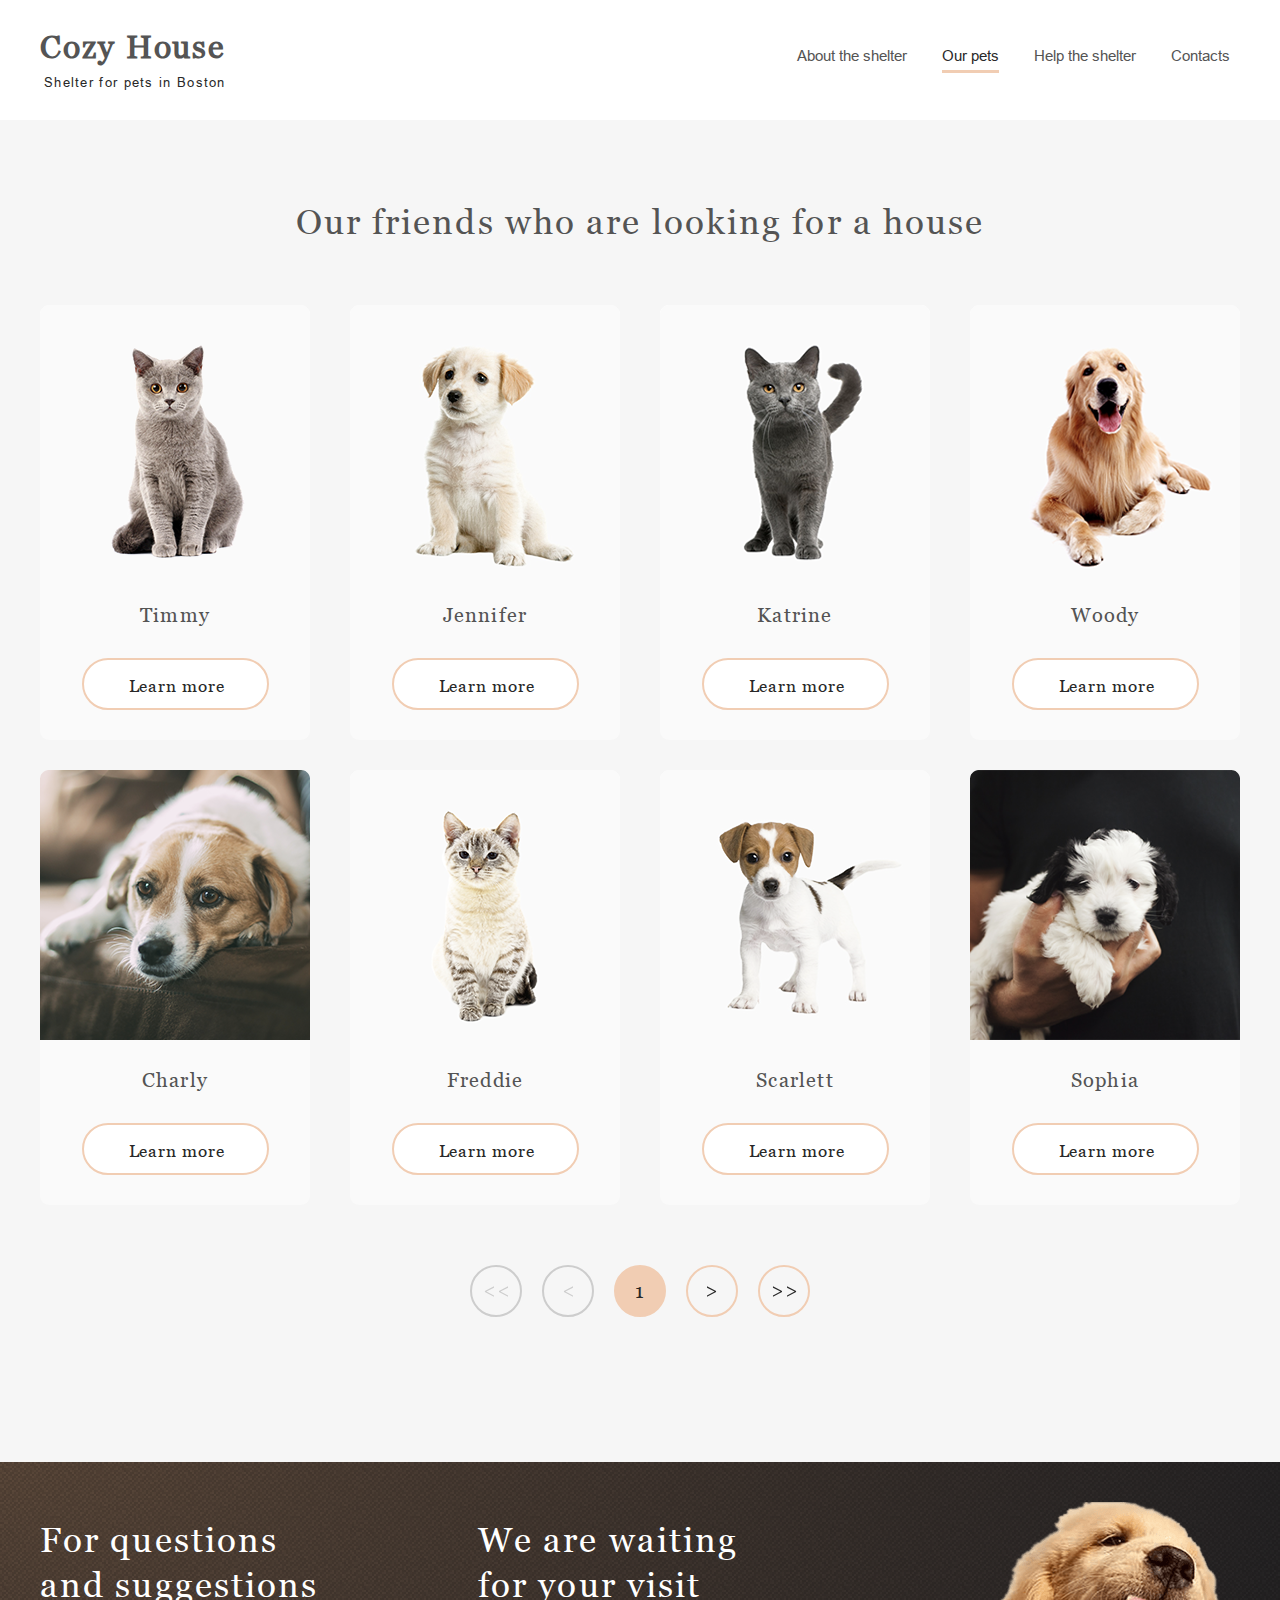
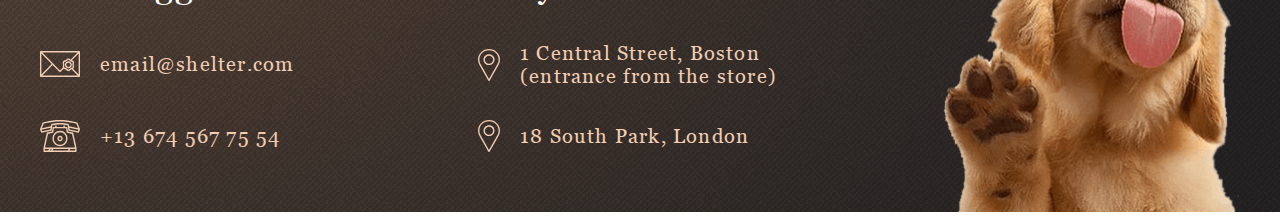
<file: our-pets.html>
<!doctype html><html lang="en"><head><meta charset="UTF-8"/><meta name="viewport" content="width=device-width,initial-scale=1"/><title>Shelter</title><link href="style.css" rel="stylesheet"></head><body class="our-pets"><div class="our-pets__header"><header class="header header_theme_white"><a class="header__logo" href="index.html"><h1 class="header__title">Cozy House</h1><p class="header__text">Shelter for pets in Boston</p></a><nav class="header__navigation"><ul class="header__list"><li class="header__item"><a class="header__item-link" href="index.html">About the shelter</a></li><li class="header__item header__item_active"><a class="header__item-link" href="our-pets.html">Our pets</a></li><li class="header__item header__item_not-interactive"><a class="header__item-link">Help the shelter</a></li><li class="header__item header__item_not-interactive"><a class="header__item-link">Contacts</a></li></ul></nav><svg class="header__burger" width="30" height="22" viewBox="0 0 30 22" xmlns="http://www.w3.org/2000/svg"><line y1="21" x2="30" y2="21" stroke="black" stroke-width="2"/><line y1="11" x2="30" y2="11" stroke="black" stroke-width="2"/><line y1="1" x2="30" y2="1" stroke="black" stroke-width="2"/></svg></header></div><main class="our-pets__pets"><h3 class="our-pets__title">Our friends who are looking for a house</h3><div class="our-pets__cards"></div><div class="our-pets__pagination"><div class="pagination"><ul class="pagination__list"><li class="pagination__item pagination__item_start pagination__item_disabled" disabled="disabled"><svg width="25" height="11" viewBox="0 0 25 11" fill="none" xmlns="http://www.w3.org/2000/svg"><path d="M9.94687 10.7852L0.913671 6.08789V4.98438L9.94687 0.287109V1.625L2.43711 5.53125L9.94687 9.44727V10.7852ZM24.018 10.7852L14.9848 6.08789V4.98438L24.018 0.287109V1.625L16.5082 5.53125L24.018 9.44727V10.7852Z" fill="#CDCDCD"/></svg></li><li class="pagination__item pagination__item_back pagination__item_disabled" disabled="disabled"><svg width="10" height="11" viewBox="0 0 10 11" fill="none" xmlns="http://www.w3.org/2000/svg"><path d="M9.98242 10.7852L0.949219 6.08789V4.98438L9.98242 0.287109V1.625L2.47266 5.53125L9.98242 9.44727V10.7852Z" fill="#CDCDCD"/></svg></li><li class="pagination__item pagination__item_current">1</li><li class="pagination__item pagination__item_next"><svg width="10" height="11" viewBox="0 0 10 11" fill="none" xmlns="http://www.w3.org/2000/svg"><path d="M9.04102 6.08789L0.0078125 10.7852V9.44727L7.51758 5.53125L0.0078125 1.625V0.287109L9.04102 4.98438V6.08789Z" fill="#292929"/></svg></li><li class="pagination__item pagination__item_end"><svg width="25" height="11" viewBox="0 0 25 11" fill="none" xmlns="http://www.w3.org/2000/svg"><path d="M10.0055 6.08789L0.972265 10.7852V9.44727L8.48203 5.53125L0.972265 1.625V0.287109L10.0055 4.98438V6.08789ZM24.0766 6.08789L15.0434 10.7852V9.44727L22.5531 5.53125L15.0434 1.625V0.287109L24.0766 4.98438V6.08789Z" fill="#292929"/></svg></li></ul></div></div></main><footer class="footer"><div class="footer__inner-wrapper"><div class="footer__info footer__info_contact"><h3 class="footer__title footer__title_w279">For questions and suggestions</h3><a class="footer__email" href="mailto:email@shelter.com"><svg width="40" height="32" viewBox="0 0 40 32" fill="none" xmlns="http://www.w3.org/2000/svg"><path d="M39.315 3H0.684964C0.5033 3 0.329077 3.07325 0.200621 3.20362C0.0721657 3.334 0 3.51084 0 3.69522V28.3048C0 28.4892 0.0721657 28.666 0.200621 28.7964C0.329077 28.9268 0.5033 29 0.684964 29H39.315C39.4967 29 39.6709 28.9268 39.7994 28.7964C39.9278 28.666 40 28.4892 40 28.3048V3.69522C40 3.51084 39.9278 3.334 39.7994 3.20362C39.6709 3.07325 39.4967 3 39.315 3ZM32.5774 18.0331C32.6846 18.5259 32.7954 19.0355 32.6513 19.2882C32.4966 19.5596 31.9966 19.7173 31.5131 19.8699C31.1316 19.9902 30.7373 20.1147 30.3857 20.3212C30.0461 20.5206 29.7523 20.8001 29.4683 21.0704C29.0772 21.4426 28.7079 21.794 28.374 21.794C28.04 21.794 27.6706 21.4425 27.2797 21.0704C26.9956 20.8001 26.7018 20.5205 26.3622 20.3212C26.0107 20.1147 25.6163 19.9903 25.2348 19.8699C24.7513 19.7173 24.2513 19.5596 24.0967 19.2882C23.9526 19.0355 24.0633 18.5259 24.1705 18.0331C24.2584 17.6285 24.3493 17.2103 24.3493 16.7821C24.3493 16.354 24.2584 15.9356 24.1705 15.5311C24.0633 15.0383 23.9526 14.5288 24.0967 14.2759C24.2513 14.0046 24.7513 13.8468 25.2348 13.6942C25.6163 13.5739 26.0107 13.4494 26.3622 13.243C26.7018 13.0435 26.9956 12.764 27.2797 12.4937C27.6706 12.1216 28.04 11.7701 28.374 11.7701C28.7079 11.7701 29.0773 12.1216 29.4683 12.4937C29.7523 12.764 30.0461 13.0435 30.3857 13.243C30.7373 13.4493 31.1316 13.5738 31.5131 13.6941C31.9966 13.8467 32.4966 14.0045 32.6512 14.2758C32.7954 14.5286 32.6846 15.0381 32.5774 15.5309C32.4895 15.9354 32.3986 16.3537 32.3986 16.7819C32.3986 17.2102 32.4895 17.6286 32.5774 18.0331ZM30.5975 11.6608C30.5345 11.6024 30.4705 11.5416 30.4053 11.4795C29.8904 10.9896 29.2497 10.3798 28.374 10.3798C27.4982 10.3798 26.8575 10.9896 26.3426 11.4795C26.1045 11.7061 25.8796 11.9201 25.6761 12.0396C25.4574 12.168 25.1518 12.2645 24.8281 12.3666C24.1276 12.5876 23.3336 12.8381 22.9109 13.5797C22.5001 14.3004 22.6768 15.1134 22.8328 15.8307C22.9081 16.1777 22.9794 16.5055 22.9794 16.7821C22.9794 17.0587 22.9081 17.3866 22.8328 17.7336C22.6975 18.3556 22.5473 19.0496 22.7775 19.693L19.9997 22.5464L2.32449 4.39044H37.6748L30.5975 11.6608ZM11.7007 16L1.36993 26.6116V5.38812L11.7007 16ZM12.6635 16.989L19.5124 24.0242C19.5761 24.0896 19.6519 24.1416 19.7356 24.177C19.8192 24.2125 19.9089 24.2308 19.9996 24.2308C20.0902 24.2308 20.18 24.2125 20.2636 24.177C20.3472 24.1416 20.4231 24.0896 20.4868 24.0242L23.6841 20.7398C24.044 20.9494 24.4495 21.0781 24.8281 21.1976C25.1518 21.2997 25.4575 21.3962 25.6761 21.5245C25.8796 21.644 26.1044 21.8581 26.3426 22.0846C26.8575 22.5746 27.4982 23.1844 28.374 23.1844C29.2496 23.1844 29.8904 22.5746 30.4053 22.0846C30.6434 21.858 30.8682 21.644 31.0718 21.5244C31.2043 21.4466 31.3691 21.3806 31.5502 21.3179L37.675 27.6094H2.32431L12.6635 16.989ZM32.9664 20.7946C33.3117 20.6108 33.6223 20.3612 33.8371 19.9846C34.2479 19.2639 34.0711 18.4508 33.9151 17.7336C33.8398 17.3866 33.7686 17.0587 33.7686 16.7821C33.7686 16.5055 33.8398 16.1777 33.9151 15.8307C34.0711 15.1134 34.2479 14.3005 33.837 13.5797C33.4142 12.8381 32.6203 12.5876 31.9197 12.3666L31.8559 12.3463L38.6301 5.38738V26.6122L32.9664 20.7946Z" fill="#F1CDB3"/><path d="M28.374 13.2424C26.451 13.2424 24.8865 14.8302 24.8865 16.782C24.8865 18.7337 26.451 20.3215 28.374 20.3215C30.297 20.3215 31.8614 18.7337 31.8614 16.782C31.8614 14.8302 30.2969 13.2424 28.374 13.2424ZM28.374 18.9311C27.2064 18.9311 26.2564 17.967 26.2564 16.782C26.2564 15.5969 27.2063 14.6328 28.374 14.6328C29.5416 14.6328 30.4915 15.5969 30.4915 16.782C30.4915 17.967 29.5415 18.9311 28.374 18.9311Z" fill="#F1CDB3"/></svg><span>email@shelter.com</span></a><a class="footer__phone" href="tel:+136745677554"><svg width="40" height="32" viewBox="0 0 40 32" fill="none" xmlns="http://www.w3.org/2000/svg"><path d="M39.9461 8.89543L37.5102 2.9049C37.4685 2.80251 37.4043 2.71139 37.3226 2.63868C37.2408 2.56598 37.1437 2.51367 37.0389 2.48585L34.111 1.70799C25.5388 -0.569376 14.4609 -0.569281 5.88906 1.70799L2.96105 2.48585C2.85626 2.51367 2.75918 2.56598 2.67743 2.63868C2.59568 2.71139 2.53147 2.80251 2.48984 2.9049L0.0539764 8.89543C-0.0131281 9.06038 -0.0178273 9.24503 0.0407965 9.41333L1.01509 12.2089C1.07166 12.3713 1.18339 12.5075 1.32986 12.5925C1.47633 12.6775 1.64776 12.7056 1.8128 12.6717L11.0692 10.7747C11.2084 10.7462 11.3359 10.675 11.4348 10.5706C11.5337 10.4661 11.5993 10.3334 11.623 10.19L12.4245 5.32594C16.8365 4.18994 23.1635 4.18994 27.5753 5.32594L28.3769 10.19C28.4006 10.3335 28.4662 10.4663 28.5651 10.5707C28.664 10.6751 28.7915 10.7463 28.9307 10.7748L38.187 12.6718C38.3521 12.7056 38.5234 12.6774 38.6699 12.5924C38.8164 12.5075 38.9281 12.3714 38.9848 12.209L39.9592 9.41343C40.0178 9.2451 40.0131 9.06043 39.9461 8.89543ZM2.13193 11.1412L1.63183 9.70624L10.5973 7.78606L10.321 9.46295L2.13193 11.1412ZM11.6222 4.0568C11.4935 4.09314 11.3777 4.16636 11.2883 4.26784C11.1989 4.36933 11.1396 4.49486 11.1174 4.62969L10.848 6.26453L1.85991 8.1896L3.65015 3.78707L6.2409 3.09877C14.5991 0.878304 25.4007 0.878208 33.7593 3.09877L36.35 3.78707L38.1403 8.1896L29.1522 6.26453L28.8828 4.62969C28.8606 4.49487 28.8013 4.36936 28.7119 4.26788C28.6224 4.1664 28.5066 4.09318 28.378 4.0568C23.6016 2.70615 16.3984 2.70615 11.6222 4.0568ZM37.8681 11.1412L29.6792 9.46295L29.4028 7.78606L38.3682 9.70624L37.8681 11.1412Z" fill="#F1CDB3"/><path d="M33.2901 13.1186C33.261 12.9842 33.1948 12.8612 33.0995 12.7643C33.0041 12.6673 32.8836 12.6005 32.7522 12.5717L27.9776 11.526L27.3764 7.51395C27.351 7.34431 27.2672 7.18959 27.1401 7.07781C27.013 6.96603 26.851 6.90458 26.6835 6.90458H24.814V5.96398C24.814 5.56724 24.5002 5.2456 24.1129 5.2456C23.7257 5.2456 23.4119 5.56724 23.4119 5.96398V6.90458H16.5882V5.96398C16.5882 5.56724 16.2744 5.2456 15.8871 5.2456C15.4999 5.2456 15.1861 5.56724 15.1861 5.96398V6.90458H13.3166C13.1491 6.90458 12.9871 6.96603 12.86 7.07781C12.7329 7.18959 12.6491 7.34431 12.6237 7.51395L12.0224 11.526L7.24791 12.5717C7.11654 12.6005 6.996 12.6673 6.90063 12.7643C6.80527 12.8612 6.73908 12.9842 6.70996 13.1186L3.46796 28.0878C3.45692 28.1389 3.45134 28.1911 3.45132 28.2434V31.2816C3.45132 31.4721 3.52519 31.6549 3.65666 31.7896C3.78814 31.9243 3.96645 32 4.15239 32H35.8477C36.0336 32 36.212 31.9243 36.3434 31.7896C36.4749 31.6549 36.5488 31.4721 36.5488 31.2816V28.2434C36.5488 28.1911 36.5432 28.1389 36.5321 28.0878L33.2901 13.1186ZM7.98131 13.8802L12.7885 12.8273C12.9276 12.7968 13.0544 12.7238 13.152 12.6178C13.2496 12.5118 13.3134 12.3779 13.335 12.2338L13.9183 8.34134H26.0819L26.6651 12.2338C26.6867 12.3779 26.7505 12.5118 26.8481 12.6178C26.9457 12.7238 27.0725 12.7968 27.2115 12.8273L32.0189 13.8802L34.9741 27.5251H5.0261L7.98131 13.8802ZM11.7966 28.9618L10.8935 30.5632H9.82782L10.7309 28.9618H11.7966ZM13.416 28.9618H28.6721L27.769 30.5632H12.513L13.416 28.9618ZM4.85345 28.9618H9.11142L8.20836 30.5632H4.85345V28.9618ZM29.3885 30.5632L30.2916 28.9618H35.1466V30.5632H29.3885Z" fill="#F1CDB3"/><path d="M20 26.1606C24.1492 26.1606 27.5248 22.7016 27.5248 18.45C27.5248 14.1983 24.1492 10.7393 20 10.7393C15.8509 10.7393 12.4753 14.1983 12.4753 18.45C12.4753 22.7016 15.8509 26.1606 20 26.1606ZM20 12.1761C23.3761 12.1761 26.1227 14.9905 26.1227 18.45C26.1227 21.9094 23.3761 24.7238 20 24.7238C16.624 24.7238 13.8774 21.9094 13.8774 18.45C13.8774 14.9905 16.624 12.1761 20 12.1761Z" fill="#F1CDB3"/><path d="M20 21.1847C21.4717 21.1847 22.6691 19.9578 22.6691 18.4497C22.6691 16.9416 21.4717 15.7147 20 15.7147C18.5283 15.7147 17.3309 16.9416 17.3309 18.4497C17.3309 19.9578 18.5283 21.1847 20 21.1847ZM20 17.1514C20.6987 17.1514 21.267 17.7338 21.267 18.4497C21.267 19.1656 20.6987 19.7479 20 19.7479C19.3014 19.7479 18.733 19.1656 18.733 18.4497C18.733 17.7339 19.3014 17.1514 20 17.1514Z" fill="#F1CDB3"/></svg><span>+13 674 567 75 54</span></a></div><div class="footer__info footer__info_location"><h3 class="footer__title">We are waiting for your visit</h3><a class="footer__boston" href="https://www.google.ru/maps/place/1+Central+St,+Boston,+MA+02109,+%D0%A1%D0%A8%D0%90/@42.3585519,-71.056915,17z/data=!3m1!4b1!4m5!3m4!1s0x89e370868bc2ce7b:0x82fa7db94f5fea9e!8m2!3d42.3585519!4d-71.0547263" target="_blank"><svg width="22" height="32" viewBox="0 0 22 32" fill="none" xmlns="http://www.w3.org/2000/svg"><path d="M11 0C4.93475 0 3.05176e-05 4.78519 3.05176e-05 10.6667C3.05176e-05 12.4323 0.455262 14.1829 1.32067 15.7357L10.3985 31.6562C10.5193 31.8685 10.7496 32 11 32C11.2504 32 11.4807 31.8685 11.6016 31.6562L20.6827 15.7304C21.5448 14.1829 22 12.4323 22 10.6666C22 4.78519 17.0653 0 11 0ZM19.4762 15.0905L11 29.9557L2.52717 15.0964C1.7732 13.7435 1.37507 12.2116 1.37507 10.6667C1.37507 5.52019 5.69278 1.33337 11 1.33337C16.3073 1.33337 20.625 5.52025 20.625 10.6667C20.625 12.2116 20.2269 13.7435 19.4762 15.0905Z" fill="#F1CDB3"/><path d="M11 5.33329C7.9674 5.33329 5.50008 7.72585 5.50008 10.6666C5.50008 13.6074 7.9674 16 11 16C14.0327 16 16.5 13.6074 16.5 10.6667C16.5 7.72592 14.0327 5.33329 11 5.33329ZM11 14.6667C8.72537 14.6667 6.87505 12.8724 6.87505 10.6667C6.87505 8.46092 8.72537 6.66667 11 6.66667C13.2747 6.66667 15.125 8.46092 15.125 10.6667C15.125 12.8724 13.2747 14.6667 11 14.6667Z" fill="#F1CDB3"/></svg><span>1 Central Street, Boston (entrance from the store)</span></a><a class="footer__london" href="https://www.google.ru/maps/place/South+Park+Court,+18+S+Park+Rd,+London+SW19+8TD,+%D0%92%D0%B5%D0%BB%D0%B8%D0%BA%D0%BE%D0%B1%D1%80%D0%B8%D1%82%D0%B0%D0%BD%D0%B8%D1%8F/@51.4202685,-0.2023686,17z/data=!3m1!4b1!4m5!3m4!1s0x487608baa7401b31:0x18e66d9fcd2f7d77!8m2!3d51.4202685!4d-0.2001799" target="_blank"><svg width="22" height="32" viewBox="0 0 22 32" fill="none" xmlns="http://www.w3.org/2000/svg"><path d="M11 0C4.93475 0 3.05176e-05 4.78519 3.05176e-05 10.6667C3.05176e-05 12.4323 0.455262 14.1829 1.32067 15.7357L10.3985 31.6562C10.5193 31.8685 10.7496 32 11 32C11.2504 32 11.4807 31.8685 11.6016 31.6562L20.6827 15.7304C21.5448 14.1829 22 12.4323 22 10.6666C22 4.78519 17.0653 0 11 0ZM19.4762 15.0905L11 29.9557L2.52717 15.0964C1.7732 13.7435 1.37507 12.2116 1.37507 10.6667C1.37507 5.52019 5.69278 1.33337 11 1.33337C16.3073 1.33337 20.625 5.52025 20.625 10.6667C20.625 12.2116 20.2269 13.7435 19.4762 15.0905Z" fill="#F1CDB3"/><path d="M11 5.33329C7.9674 5.33329 5.50008 7.72585 5.50008 10.6666C5.50008 13.6074 7.9674 16 11 16C14.0327 16 16.5 13.6074 16.5 10.6667C16.5 7.72592 14.0327 5.33329 11 5.33329ZM11 14.6667C8.72537 14.6667 6.87505 12.8724 6.87505 10.6667C6.87505 8.46092 8.72537 6.66667 11 6.66667C13.2747 6.66667 15.125 8.46092 15.125 10.6667C15.125 12.8724 13.2747 14.6667 11 14.6667Z" fill="#F1CDB3"/></svg><span>18 South Park, London</span></a></div><div class="footer__info footer__info_image"><img src="assets/footer-puppy.png" alt="dog"/></div></div></footer><div class="popup popup_disabled"><div class="popup__wrapper"><img class="popup__img" src="assets/jennifer.png" alt=""/><div class="popup__info"><h3 class="popup__title">Jennifer</h3><h4 class="popup__small-title">Dog - Labrador</h4><p class="popup__text">Jennifer is a sweet 2 months old Labrador that is patiently waiting to find a new forever home. This girl really enjoys being able to go outside to run and play, but won't hesitate to play up a storm in the house if she has all of her favorite toys.</p><ul class="popup__list"><li class="popup__item"><b>Age:</b><span> 2 months</span></li><li class="popup__item"><b>Inoculations:</b><span> none</span></li><li class="popup__item"><b>Diseases:</b><span> none</span></li><li class="popup__item"><b>Parasites:</b><span> none</span></li></ul><svg class="our-friends__arrow popup__button" width="52" height="52" viewBox="0 0 52 52" fill="none" xmlns="http://www.w3.org/2000/svg"><path class="popup__button1" fill="#292929" fill-rule="evenodd" clip-rule="evenodd" d="M27.4262 26L31.7046 21.7216C32.0985 21.3277 32.0985 20.6892 31.7046 20.2954C31.3108 19.9016 30.6723 19.9016 30.2785 20.2954L26 24.5739L21.7215 20.2954C21.3276 19.9015 20.6892 19.9015 20.2953 20.2954C19.9016 20.6892 19.9016 21.3277 20.2953 21.7215L24.5738 26L20.2953 30.2785C19.9016 30.6723 19.9016 31.3108 20.2953 31.7046C20.6892 32.0985 21.3276 32.0985 21.7215 31.7046L26 27.4261L30.2785 31.7046C30.6723 32.0985 31.3108 32.0985 31.7046 31.7046C32.0985 31.3108 32.0985 30.6723 31.7046 30.2785L27.4262 26Z"/></svg></div></div></div><script src="app.js"></script></body></html>
</file>
<file: style.css>
*{box-sizing:border-box;margin:0;padding:0;border:0;outline:0}a,a:hover,a:active{text-decoration:none}button:active,button::-moz-focus-inner{border:0;outline:none}svg{cursor:pointer}html{font-size:15px;font-family:Georgia,Arial,sans-serif;font-weight:400;color:#fff}ol,ul{list-style:none}.visually-hidden{position:absolute;display:none;width:1px;height:1px;margin:-1px;clip:rect(0 0 0 0)}@font-face{font-family:"Georgia";src:url(assets/fonts/Georgia.eot) format("embedded-opentype"),url(assets/fonts/Georgia.woff) format("woff"),url(assets/fonts/Georgia.ttf) format("truetype");font-weight:400;font-style:normal}@font-face{font-family:"Georgia";src:url(assets/fonts/Georgia-Italic.eot) format("embedded-opentype"),url(assets/fonts/Georgia-Italic.woff) format("woff"),url(assets/fonts/Georgia-Italic.ttf) format("truetype");font-weight:400;font-style:italic}@font-face{font-family:"Arial";src:url(assets/fonts/ArialMT.eot) format("embedded-opentype"),url(assets/fonts/ArialMT.woff) format("woff"),url(assets/fonts/ArialMT.ttf) format("truetype");font-weight:400;font-style:normal}@font-face{font-family:"Arial";src:url(assets/fonts/Arial-ItalicMT.eot) format("embedded-opentype"),url(assets/fonts/Arial-ItalicMT.woff) format("woff"),url(assets/fonts/Arial-ItalicMT.ttf) format("truetype");font-weight:400;font-style:italic}.button{display:block;padding:1rem 3rem;width:13.8rem;height:3.4666666667rem;background:#f1cdb3;border-radius:6.6666666667rem;font-family:Georgia;font-style:normal;font-weight:400;font-size:1.1333333333rem;line-height:130%;letter-spacing:.06rem;color:#292929}.button:hover{background:#fddcc4;cursor:pointer}.button_size_big{width:17.4rem}.button_size_small{width:12.4666666667rem;padding:1rem 0 1rem 3rem}.button_theme_white{border:2px solid #f1cdb3;background:#fff}.button_theme_white:hover{border:2px solid #fddcc4;background:#fddcc4;cursor:pointer}.header{max-width:85.3333333333rem;min-width:21.3333333333rem;height:4rem;display:flex;justify-content:space-between}@media screen and (max-width: 767px){.header{align-items:center}}@media screen and (max-width: 320px){.header{min-width:17.3333333333rem;width:17.3333333333rem}}.header_opened{position:absolute;justify-content:space-around;top:0;right:-500px;width:320px;height:100%;padding-top:30px;background:#292929;align-items:start;-webkit-animation:slide .5s forwards;animation:slide .5s forwards}.header_theme_white{background:#fff}.header_theme_white .header__title{color:#545454}.header_theme_white .header__item-link{color:#545454}.header_theme_white .header__item-link:hover{color:#292929}.header_theme_white .header__item-link:hover .header__item-link{color:#292929}.header_theme_white .header__text,.header_theme_white .header__item_active .header__item-link{color:#292929}.header_theme_white .header__burger line{stroke:#000}.header__title{font-family:Georgia;font-size:2.1333333333rem;letter-spacing:.06em;line-height:2.3333333333rem;color:#f1cdb3}.header__text{font-family:Arial;font-size:.8666666667rem;line-height:1rem;color:#fff;letter-spacing:.1em;margin:.6666666667rem 0 0 .2666666667rem}.header__navigation{padding-top:.9333333333rem;min-width:29.5333333333rem}@media screen and (max-width: 767px){.header__navigation{display:none}}.header__navigation_vertical{display:block;position:absolute;top:250px;padding:30px 0;width:-webkit-max-content;width:-moz-max-content;width:max-content;min-width:-webkit-max-content;min-width:-moz-max-content;min-width:max-content}.header__navigation_vertical .header__list{width:-webkit-max-content;width:-moz-max-content;width:max-content;flex-direction:column;text-align:center}.header__navigation_vertical .header__item{width:100%;font-size:32px;margin:40px auto 0}.header__navigation_vertical .header__item::before{top:35px}.header__list{display:flex}.header__list :last-child{margin-right:0}.header__item{position:relative;margin-right:2.3333333333rem}.header__item_active{color:#fafafa}.header__item_active::before{content:"";width:100%;height:.2rem;background:#f1cdb3;position:absolute;top:1.7333333333rem}.header__item_active .header__item-link{color:#fafafa}.header__item_not-interactive{cursor:default}.header__item-link{font-family:Arial;font-weight:400;font-size:1rem;line-height:1.6rem;color:#cdcdcd}.header__item-link:hover{color:#fafafa}.header__burger{display:none;flex-shrink:0}.header__burger line{stroke:#f1cdb3}@media screen and (max-width: 767px){.header__burger{display:block;margin-right:.2rem}}.header__burger_opened{transform:rotate(90deg);transition-duration:1s;margin-top:20px;align-items:flex-start}@-webkit-keyframes slide{100%{right:0}}@keyframes slide{100%{right:0}}.our-pets__header .main__header_opened{background-color:rgba(41,41,41,.6)}.header__navigation_vertical .header__item::before{left:0}.card{width:18rem;height:29rem;background:#fafafa;border-radius:.6rem}.card:hover{box-shadow:0px 0px 10px 5px rgba(34,60,80,.25);background:#fff;cursor:pointer}.card__pet-name{font-family:Georgia;margin-top:1.7333333333rem;font-size:1.3333333333rem;line-height:1.5333333333rem;text-align:center;letter-spacing:.06em;color:#545454}.card__button{width:-webkit-max-content;width:-moz-max-content;width:max-content;margin:2.0666666667rem auto 0}.footer{background:url(assets/noise_transparent@2x.png),radial-gradient(100% 215.42% at 0% 0%, #5B483A 0%, #262425 100%),#211f20;max-width:85.3333333333rem;max-height:23.3333333333rem;margin:0 auto}@media screen and (max-width: 939px){.footer{max-height:42.6rem;min-height:42.6rem}}@media screen and (max-width: 768px){.footer{max-height:42.6rem}}@media screen and (max-width: 767px){.footer{max-height:-webkit-max-content;max-height:-moz-max-content;max-height:max-content}}@media screen and (max-width: 320px){.footer{max-height:53.9333333333rem}}.footer__inner-wrapper{display:flex;padding:3.7333333333rem 2.6666666667rem 0;max-width:85.3333333333rem;margin:0 auto;flex-wrap:wrap}@media screen and (max-width: 1279px){.footer__inner-wrapper{padding:4.2666666667rem 2rem 0;justify-content:space-between}}@media screen and (max-width: 939px){.footer__inner-wrapper{padding:2rem 2rem 0}}@media screen and (max-width: 768px){.footer__inner-wrapper{max-height:42.6rem;padding:2rem 4.2666666667rem 0;justify-content:space-between;flex-wrap:wrap}}@media screen and (max-width: 767px){.footer__inner-wrapper{max-height:-webkit-max-content;max-height:-moz-max-content;max-height:max-content}}@media screen and (max-width: 707px){.footer__inner-wrapper{justify-content:center}}@media screen and (max-width: 320px){.footer__inner-wrapper{padding:2rem .6666666667rem 0;max-height:53.9333333333rem}}@media screen and (max-width: 320px){.footer__inner-wrapper{text-align:center;justify-content:space-between}}.footer__info{min-height:15.6rem;font-family:Georgia;font-size:1.3333333333rem;line-height:1.5333333333rem;letter-spacing:.06em;color:#f1cdb3;flex-shrink:0}@media screen and (max-width: 320px){.footer__info{margin:0 auto}}.footer__info_contact{width:18.5333333333rem}.footer__info_location{margin-left:10.6666666667rem;width:20.1333333333rem}@media screen and (max-width: 1279px){.footer__info_location{margin-left:0}}@media screen and (max-width: 707px){.footer__info_location{margin-top:30px}}@media screen and (max-width: 320px){.footer__info_location{margin-top:0}}.footer__info_location span{text-align:start}.footer__info_image{width:20rem;height:20.6666666667rem;margin-left:10.6666666667rem;margin-top:-1.0666666667rem}@media screen and (max-width: 1279px){.footer__info_image{margin-top:-1.7333333333rem;margin-left:0}}@media screen and (max-width: 939px){.footer__info_image{margin:4.3333333333rem auto 0}}@media screen and (max-width: 768px){.footer__info_image{width:-webkit-max-content;width:-moz-max-content;width:max-content;height:-webkit-max-content;height:-moz-max-content;height:max-content}}@media screen and (max-width: 500px){.footer__info_image{margin-top:1.8rem}.footer__info_image img{width:17.3333333333rem;height:17.9333333333rem}}.footer__title{font-family:Georgia;font-size:2.3333333333rem;line-height:3rem;letter-spacing:.06em;color:#fff;font-weight:400}@media screen and (max-width: 500px){.footer__title{white-space:pre-wrap;font-size:1.6666666667rem;line-height:130%;text-align:center}}.footer__title_w279{width:18.6rem}.footer__email,.footer__phone{display:flex;margin-top:2.6666666667rem;align-items:center;text-decoration:none;color:#f1cdb3}@media screen and (max-width: 500px){.footer__email,.footer__phone{width:-webkit-max-content;width:-moz-max-content;width:max-content;margin:2.6666666667rem auto}}.footer__email svg,.footer__phone svg{margin-right:1.3333333333rem}.footer__boston{display:flex;margin-top:2.2666666667rem;align-items:center;text-decoration:none;color:#f1cdb3}@media screen and (max-width: 500px){.footer__boston{margin-top:2.4666666667rem}}.footer__boston svg{flex-shrink:0;margin-right:1.3333333333rem}.footer__london{display:flex;margin-top:2.1333333333rem;align-items:center;text-decoration:none;color:#f1cdb3}@media screen and (max-width: 500px){.footer__london{margin-top:2.6666666667rem}}.footer__london svg{flex-shrink:0;margin-right:1.3333333333rem}.pagination{width:-webkit-max-content;width:-moz-max-content;width:max-content}@media screen and (max-width: 320px){.pagination{max-width:300px}}.pagination__list{display:flex;justify-content:space-between;min-width:22.6666666667rem}@media screen and (max-width: 320px){.pagination__list{min-width:20rem}}.pagination__item{width:3.4666666667rem;height:3.4666666667rem;background:#000;font-family:Georgia;font-size:1.3333333333rem;line-height:1.5333333333rem;display:flex;justify-content:center;align-items:center;text-align:center;letter-spacing:.06em;color:#292929;border:2px solid #f1cdb3;border-radius:50%;background:none;cursor:pointer}.pagination__item:hover{border:none;background:#fddcc4}.pagination__item_current{background:#f1cdb3}.pagination__item_disabled{border:2px solid #cdcdcd;cursor:auto}.pagination__item_disabled svg{cursor:auto}.pagination__item_disabled:hover{border:2px solid #cdcdcd;background:none}body.modal-open{height:100vh;overflow-y:hidden}.main__header{max-width:85.3333333333rem;min-width:85.3333333333rem;padding:4.0666666667rem 2.6666666667rem 0;margin:0 auto;position:absolute;left:0;right:0;z-index:100}@media screen and (max-width: 1279px){.main__header{min-width:21.3333333333rem;padding:2rem 3.5333333333rem 0 .6666666667rem}}@media screen and (max-width: 768px){.main__header{padding:2rem 2rem 0}}@media screen and (max-width: 500px){.main__header{padding:2rem .6666666667rem 0}}.main__header_opened{width:100%;height:100vh;padding-top:30px;background:rgba(41,41,41,.6)}.main__header_slide-out{-webkit-animation:slide-out .5s forwards;animation:slide-out .5s forwards;right:-500px;transition:right 3s}.not-only{background:url(assets/noise_transparent@2x.png),radial-gradient(100% 215.42% at 0% 0%, #5B483A 0%, #262425 100%),#211f20;max-width:85.3333333333rem;margin:0 auto}.not-only__inner-wrapper{display:flex;flex-wrap:wrap;position:relative;max-width:85.3333333333rem;min-height:60.5333333333rem;padding:12rem 2.6666666667rem 0;margin:0 auto}@media screen and (max-width: 1279px){.not-only__inner-wrapper{padding:10rem 2rem 0;justify-content:space-between;min-height:auto}}@media screen and (max-width: 1227px){.not-only__inner-wrapper{justify-content:center;min-height:77.6666666667rem}}@media screen and (max-width: 500px){.not-only__inner-wrapper{max-height:54.8666666667rem;min-height:54.8666666667rem;padding:10rem .6666666667rem 0}}.not-only__content{max-width:30.6666666667rem;margin-top:10.8666666667rem}@media screen and (max-width: 1279px){.not-only__content{margin-top:0rem}}@media screen and (max-width: 500px){.not-only__content{max-width:20rem}}.not-only__title{max-width:20.6666666667rem;font-family:Georgia;font-size:2.9333333333rem;line-height:3.8rem;font-weight:400;align-items:center;-moz-columns:#fff;columns:#fff}@media screen and (max-width: 500px){.not-only__title{font-size:1.6666666667rem;line-height:2.1666666667rem;max-width:200px;white-space:pre-wrap;margin:0 auto;text-align:center;letter-spacing:.06em}}.not-only__text{min-width:30.6666666667rem;margin-top:2.8rem;font-family:Arial;font-style:normal;font-weight:400;font-size:1rem;line-height:1.6rem;align-items:center;color:#cdcdcd}@media screen and (max-width: 500px){.not-only__text{max-width:20rem;min-width:20rem;text-align:center;margin-top:2.6666666667rem}}.not-only__button{width:-webkit-max-content;width:-moz-max-content;width:max-content;margin-top:2.8rem}@media screen and (max-width: 1279px){.not-only__button{margin:2.8rem auto 0}}@media screen and (max-width: 500px){.not-only__button{margin-top:2.8666666667rem;position:relative;left:-1px}}.not-only__image{flex-shrink:0;display:block;margin-left:2.8rem}@media screen and (max-width: 1279px){.not-only__image{width:37.9333333333rem;height:39.5333333333rem}}@media screen and (max-width: 1227px){.not-only__image{margin-top:6.6666666667rem;margin-left:9.2666666667rem}}@media screen and (max-width: 500px){.not-only__image{width:17.3333333333rem;height:18.118rem;margin-top:7rem;margin-left:2.6666666667rem}}.about{max-width:85.3333333333rem;margin:0 auto}.about__inner-wrapper{min-height:39.2rem;padding:5.3333333333rem 14.3333333333rem;position:relative;margin:0 auto;display:flex;justify-content:space-between;flex-wrap:wrap}@media screen and (max-width: 1227px){.about__inner-wrapper{max-width:45.2rem;min-height:69.8666666667rem}}@media screen and (max-width: 1050px){.about__inner-wrapper{min-width:30rem;padding:5.3333333333rem 0}}@media screen and (max-width: 768px){.about__inner-wrapper{padding:5.3333333333rem .6666666667rem}}@media screen and (max-width: 500px){.about__inner-wrapper{padding-top:2.8rem;min-height:64.9333333333rem;max-height:64.9333333333rem;max-width:21.3333333333rem;min-width:21.3333333333rem}}.about__image{width:20rem;height:27.2rem;display:block}@media screen and (max-width: 1227px){.about__image{order:2}}@media screen and (max-width: 1160px){.about__image{margin:4rem auto 0}}@media screen and (max-width: 500px){.about__image{margin-top:2.7333333333rem;width:17.3333333333rem;height:23.5733333333rem}}.about__content{margin-top:1rem;width:28.6666666667rem;flex-shrink:0}@media screen and (max-width: 1227px){.about__content{margin:0 auto}}@media screen and (max-width: 500px){.about__content{max-width:20rem;min-width:20rem}}.about__title{white-space:pre-wrap;font-family:Georgia;font-size:2.3333333333rem;line-height:130%;letter-spacing:.06em;color:#545454}@media screen and (max-width: 500px){.about__title{font-size:1.6666666667rem;text-align:center}}.about__info{margin-top:1.6rem;font-family:Arial;font-style:normal;font-weight:normal;font-size:1rem;line-height:1.6rem;color:#4c4c4c}@media screen and (max-width: 500px){.about__info{max-width:18rem;margin:1.5333333333rem auto 0;font-size:1rem;line-height:160%;text-align:justify}}.our-friends__inner-wrapper{padding:5.3333333333rem 2.6666666667rem 6.6666666667rem;max-width:85.3333333333rem;min-height:58.4666666667rem;background:#f6f6f6;margin:0 auto}@media screen and (max-width: 1227px){.our-friends__inner-wrapper{padding:5.3333333333rem 2rem 6.6666666667rem}.our-friends__inner-wrapper .our-friends__card_third{display:none}}@media screen and (max-width: 730px){.our-friends__inner-wrapper .our-friends__card_second{display:none}}@media screen and (max-width: 500px){.our-friends__inner-wrapper{padding:2.8rem .6666666667rem 0;min-height:52.7333333333rem}}.our-friends__title{white-space:pre-wrap;text-align:center;font-family:Georgia;font-size:2.3333333333rem;line-height:3rem;letter-spacing:.06em;color:#545454}@media screen and (max-width: 500px){.our-friends__title{font-size:25px;line-height:130%;text-align:center}}.our-friends__cards-wrapper{display:flex;justify-content:space-between;align-items:center;margin-top:4rem;min-height:29rem}@media screen and (max-width: 500px){.our-friends__cards-wrapper{flex-wrap:wrap;padding:0 1rem;margin-top:2.8rem}}.our-friends__cards{width:66rem;display:flex;justify-content:space-between}@media screen and (max-width: 1227px){.our-friends__cards{padding-left:12px;padding-right:12px}}@media screen and (max-width: 768px){.our-friends__cards{padding-left:12px;padding-right:12px}}@media screen and (max-width: 767px){.our-friends__cards{justify-content:center}}@media screen and (max-width: 500px){.our-friends__cards{padding-left:0;padding-right:0}}.our-friends__button{width:-webkit-max-content;width:-moz-max-content;width:max-content;margin:4rem auto 0}@media screen and (max-width: 500px){.our-friends__button{margin-top:2.8rem}}.our-friends__arrow{border-radius:50%;border:2px solid #f1cdb3;flex-shrink:0}@media screen and (max-width: 500px){.our-friends__arrow{margin-top:1.2666666667rem}}.our-friends__arrow:hover{background:#fddcc4;border:2px solid #fddcc4}@media screen and (max-width: 500px){.our-friends__arrow_prev{order:2}}@media screen and (max-width: 320px){.our-friends__arrow_prev{position:relative;left:43px}}@media screen and (max-width: 500px){.our-friends__arrow_next{order:3}}@media screen and (max-width: 320px){.our-friends__arrow_next{position:relative;right:43px}}.help__inner-wrapper{padding:5.3333333333rem 2.6666666667rem 6.6666666667rem;max-width:85.3333333333rem;min-height:40.7333333333rem;background:#fff;margin:0 auto}@media screen and (max-width: 1279px){.help__inner-wrapper{padding:5.3333333333rem 4.6rem 6.6666666667rem}}@media screen and (max-width: 500px){.help__inner-wrapper{white-space:pre-wrap;padding:2.8rem 1rem;min-height:49.6666666667rem}}.help__title{white-space:pre-wrap;font-family:Georgia;font-style:normal;font-weight:normal;font-size:2.3333333333rem;line-height:3rem;text-align:center;letter-spacing:.06em;color:#545454}@media screen and (max-width: 500px){.help__title{font-size:25px;line-height:130%;text-align:center}}.help__list{display:flex;flex-wrap:wrap;padding-left:5.8rem;padding-top:.3333333333rem}@media screen and (max-width: 1279px){.help__list{margin:0 auto;padding:.3333333333rem 0 0;min-width:42rem;justify-content:space-between}}@media screen and (max-width: 500px){.help__list{min-width:19.3333333333rem;padding-top:.7333333333rem}}.help__item{height:7.5333333333rem;margin-top:3.6666666667rem;margin-right:8rem}@media screen and (max-width: 1279px){.help__item{width:11.3333333333rem;height:7.5333333333rem;margin-right:0}}@media screen and (max-width: 500px){.help__item{width:8.6666666667rem;height:5.8rem;margin-top:2rem}}.help__item_m0{margin-right:0}@media screen and (max-width: 1279px){.help__item_m0{margin-right:0}}.help__item_ml85{margin-left:5.6666666667rem}@media screen and (max-width: 1279px){.help__item_ml85{margin-left:0}}.help__item-img{display:block;margin:0 auto}@media screen and (max-width: 500px){.help__item-img{width:3.3333333333rem;height:3.3333333333rem}}.help__item-title{margin-top:2rem;font-family:Georgia;font-size:1.3333333333rem;line-height:1.5333333333rem;text-align:center;letter-spacing:.06em;color:#545454}@media screen and (max-width: 500px){.help__item-title{margin-top:1.3333333333rem;font-size:1rem;line-height:110%;text-align:center}}.donation__inner-wrapper{background:#f6f6f6;padding:5.3333333333rem 12.1333333333rem 0;max-width:85.3333333333rem;min-height:30.8rem;margin:0 auto;display:flex;justify-content:space-between;flex-wrap:wrap}@media screen and (max-width: 1279px){.donation__inner-wrapper{padding:5.3333333333rem 8.7333333333rem 0}}@media screen and (max-width: 1146px){.donation__inner-wrapper{justify-content:center;min-height:52.2rem}}@media screen and (max-width: 500px){.donation__inner-wrapper{padding:2.8rem .6666666667rem 0;min-height:36.1466666667rem}}.donation__image{width:33.6666666667rem;height:17.4rem;flex-grow:0;flex-shrink:0;margin-top:.7333333333rem}@media screen and (max-width: 1146px){.donation__image{order:2;margin-top:0;margin-top:-2.7333333333rem;margin-left:-0.0666666667rem}}@media screen and (max-width: 500px){.donation__image{width:17.3333333333rem;height:9.0133333333rem;margin-top:-1.4666666667rem;font-size:1rem;line-height:110%}}.donation__content{width:25.3333333333rem;height:-webkit-max-content;height:-moz-max-content;height:max-content}.donation__title{white-space:pre-wrap;font-family:Georgia;font-size:2.3333333333rem;line-height:3rem;letter-spacing:.06em;color:#545454}@media screen and (max-width: 500px){.donation__title{font-size:1.6666666667rem;line-height:130%;text-align:center}}.donation__info{margin-top:1.3333333333rem;font-family:Georgia;font-size:1rem;line-height:1.1333333333rem;letter-spacing:.06em;color:#545454}@media screen and (max-width: 500px){.donation__info{margin-top:1.2rem;line-height:160%;text-align:center;letter-spacing:0}}.donation__credit-card{display:flex;position:relative;margin-top:1.3333333333rem;padding:.6666666667rem 0 0 1rem;width:23.2666666667rem;min-height:2.8666666667rem;background:#f1cdb3;border-radius:.6rem}@media screen and (max-width: 500px){.donation__credit-card{width:18.7333333333rem;margin:1.4rem auto}}.donation__card-img{flex-shrink:0;width:2rem;height:1.5333333333rem}.donation__card-number{display:block;margin-left:1rem;font-family:Georgia;font-size:1.3333333333rem;line-height:1.5333333333rem;letter-spacing:.06em;color:#545454}@media screen and (max-width: 500px){.donation__card-number{margin-top:.1333333333rem;font-size:1rem;line-height:110%}}.donation__description{margin-top:1.3333333333rem;font-family:Arial;font-style:italic;font-size:.8rem;line-height:1.2rem;color:#b2b2b2}@media screen and (max-width: 500px){.donation__description{max-width:18.6666666667rem;margin:1.3333333333rem auto;text-align:justify}}.our-pets__header{max-width:85.3333333333rem;width:100%;background:#fff;margin:0 auto;padding:2rem 2.6666666667rem;position:fixed;left:0;right:0;top:0}@media screen and (max-width: 768px){.our-pets__header{padding:2rem 2rem}}@media screen and (max-width: 320px){.our-pets__header{padding:2rem .6666666667rem}}.our-pets__pets{white-space:pre-wrap;padding:5.3333333333rem 2.6666666667rem 0;max-width:85.3333333333rem;margin:8rem auto 0;min-height:89.4666666667rem;background:#f6f6f6}@media screen and (max-width: 1159px){.our-pets__pets{min-height:-webkit-max-content;min-height:-moz-max-content;min-height:max-content;padding-bottom:30px}}@media screen and (max-width: 768px){.our-pets__pets{min-height:115.5333333333rem;padding:5.3333333333rem 6.2666666667rem 0}}@media screen and (max-width: 767px){.our-pets__pets{min-height:107.1333333333rem;padding:2.6666666667rem 6.2666666667rem 2rem}}@media screen and (max-width: 535px){.our-pets__pets{padding:2.6666666667rem .6666666667rem 2rem}}@media screen and (max-width: 320px){.our-pets__pets{min-height:109.9333333333rem;max-height:109.9333333333rem;padding:2.6666666667rem .6666666667rem 0}}.our-pets__title{font-family:Georgia;font-weight:400;font-style:normal;font-size:2.3333333333rem;line-height:3rem;text-align:center;letter-spacing:.06em;color:#545454}@media screen and (max-width: 320px){.our-pets__title{font-size:1.6666666667rem;line-height:2.1333333333rem}}.our-pets__cards{padding-top:2rem;display:flex;justify-content:space-between;flex-wrap:wrap;min-height:64rem}@media screen and (max-width: 768px){.our-pets__cards{padding-top:0rem}}@media screen and (max-width: 767px){.our-pets__cards{padding-top:0rem;min-height:91rem}}@media screen and (max-width: 747px){.our-pets__cards{justify-content:center}}@media screen and (max-width: 320px){.our-pets__cards{padding-top:.9333333333rem;justify-content:center}}.our-pets__card{margin-top:2rem;height:-webkit-max-content;height:-moz-max-content;height:max-content}@media screen and (max-width: 768px){.our-pets__card_last{display:none}}@media screen and (max-width: 767px){.our-pets__card{margin:20px 5px 0}.our-pets__card_even{display:none}}@media screen and (max-width: 700px){.our-pets__card{margin:30px 0 0}}@media screen and (max-width: 320px){.our-pets__card{margin:30px 0 0}}.our-pets__pagination{width:-webkit-max-content;width:-moz-max-content;width:max-content;margin:4rem auto 0}@media screen and (max-width: 768px){.our-pets__pagination{margin-top:2.6666666667rem}}@media screen and (max-width: 740px){.our-pets__pagination{margin-top:2rem}}@media screen and (max-width: 320px){.our-pets__pagination{margin-top:2.6666666667rem;max-width:300px}}.popup{position:fixed;top:0;left:0;z-index:1000;display:flex;justify-content:center;vertical-align:middle;align-items:center;color:#000;width:100%;height:100vh;background:rgba(41,41,41,.6)}@media screen and (max-width: 767px){.popup .popup__img{display:none}.popup .popup__info{text-align:center}}.popup:hover .popup__button{background:#f1cdb3;fill:#f1cdb3}.popup_disabled{display:none}.popup__wrapper{width:900px;height:500px;display:flex;border:olive 1px solid;background:#fafafa;border-radius:9px}@media screen and (max-width: 950px){.popup__wrapper{width:630px;height:350px}}@media screen and (max-width: 767px){.popup__wrapper{position:relative;width:80%;padding:20px 10px}}.popup__wrapper:hover .popup__button{background:none}.popup__img{width:500px;height:100%}@media screen and (max-width: 950px){.popup__img{width:350px}}.popup__info{padding-top:50px;position:relative;padding-left:30px;padding-right:20px}@media screen and (max-width: 950px){.popup__info{max-width:280px;padding-left:11px;padding-right:9px;padding-top:10px}}@media screen and (max-width: 767px){.popup__info{position:static;margin:0 auto}}.popup__title{font-family:Georgia;font-style:normal;font-weight:normal;font-size:35px;line-height:130%;letter-spacing:.06em}@media screen and (max-width: 950px){.popup__title{width:-webkit-max-content;width:-moz-max-content;width:max-content;margin:0 auto}}.popup__small-title{font-family:Georgia;font-style:normal;font-weight:normal;font-size:20px;line-height:115%;letter-spacing:.06em;color:#000;margin-top:10px}.popup__text{font-family:Georgia;font-style:normal;font-weight:normal;font-size:15px;line-height:110%;letter-spacing:.06em;color:#000;margin-top:40px}@media screen and (max-width: 950px){.popup__text{margin-top:20px;font-size:13px;line-height:110%}}.popup__list{margin-top:40px;padding-left:10px}@media screen and (max-width: 950px){.popup__list{margin-top:20px}}.popup__item{position:relative;font-family:Georgia;font-style:normal;font-size:15px;line-height:110%;letter-spacing:.06em;color:#000;margin-bottom:11px}@media screen and (max-width: 950px){.popup__item{margin-bottom:6px}}.popup__item::before{width:4px;height:4px;background:#f1cdb3;position:absolute;top:7px;left:-10px;content:"";border-radius:50%}.popup__button{position:absolute;top:-55px;right:-45px}@media screen and (max-width: 500px){.popup__button{width:30px;height:30px;top:-45px;right:-30px}}@-webkit-keyframes slide-out{100%{right:-500px}}@keyframes slide-out{100%{right:-500px}}.our-pets__header_bg{background-color:rgba(41,41,41,.6)}
</file>
